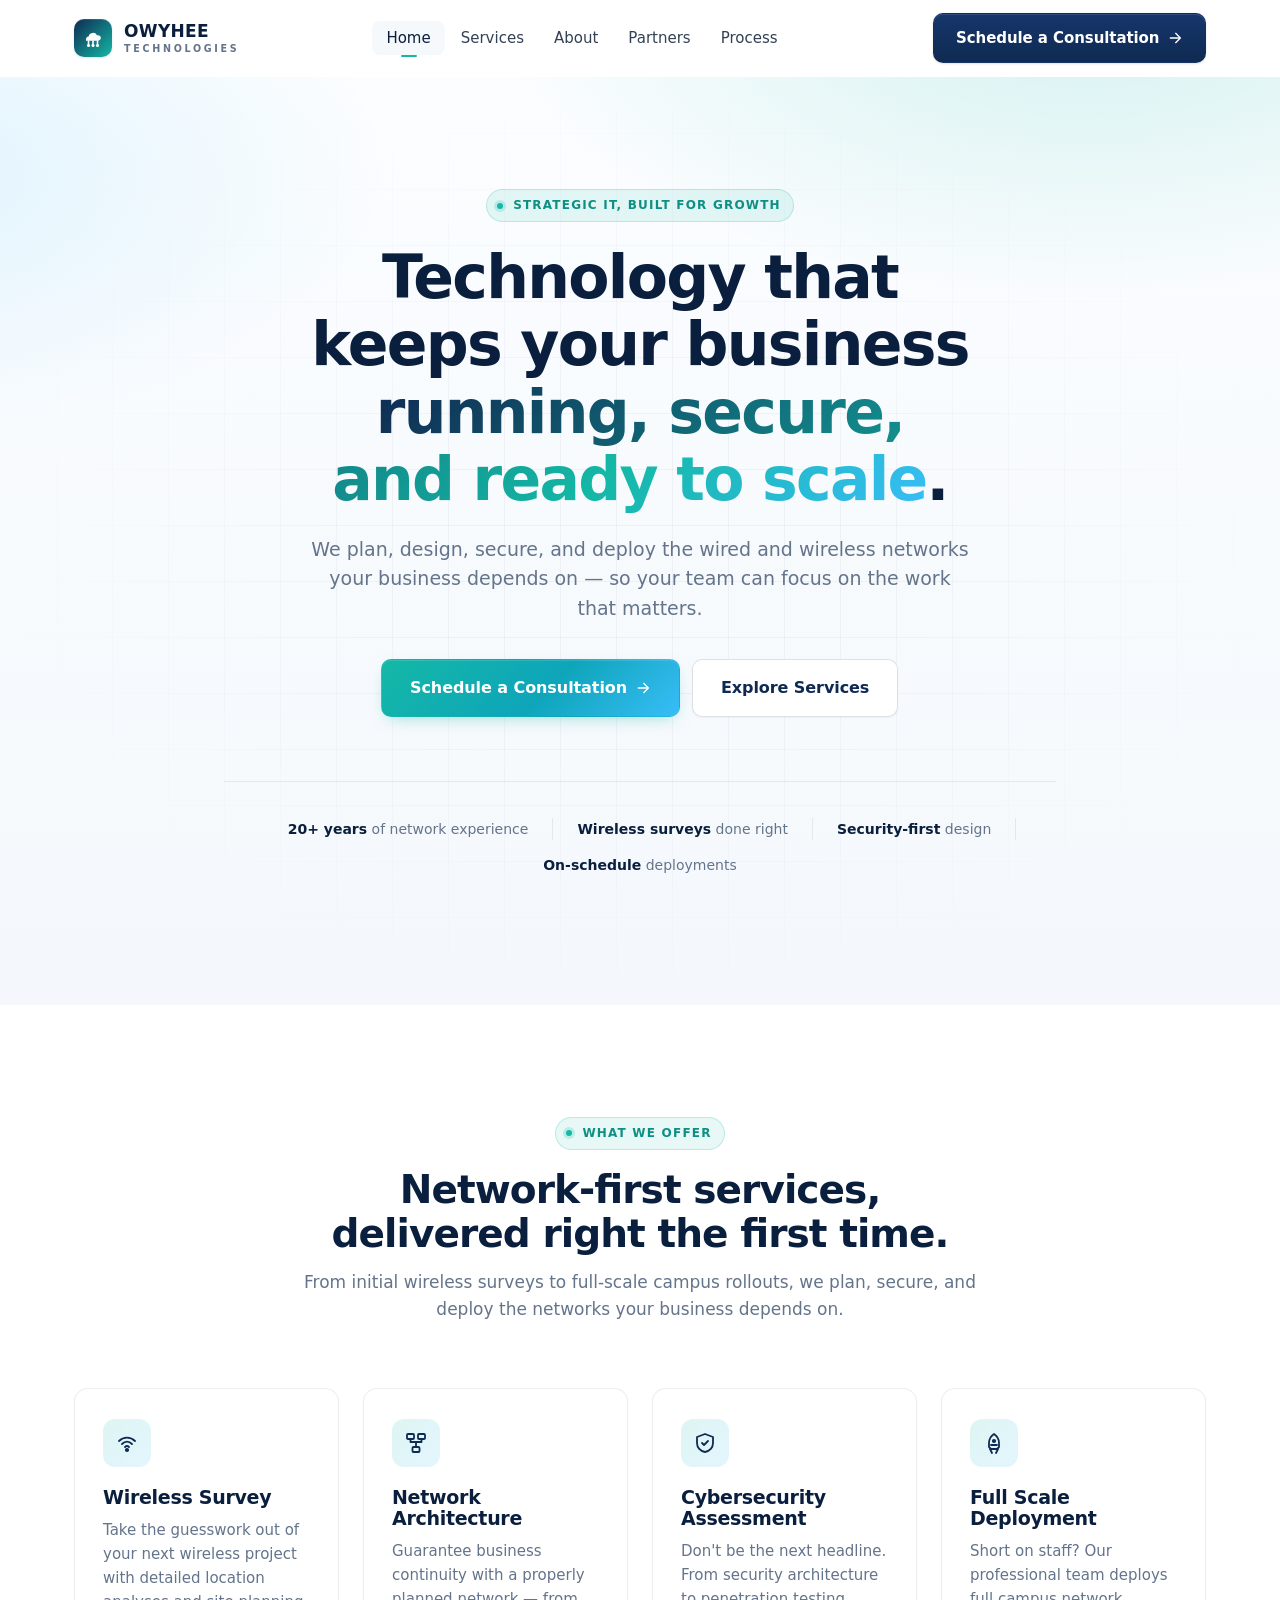
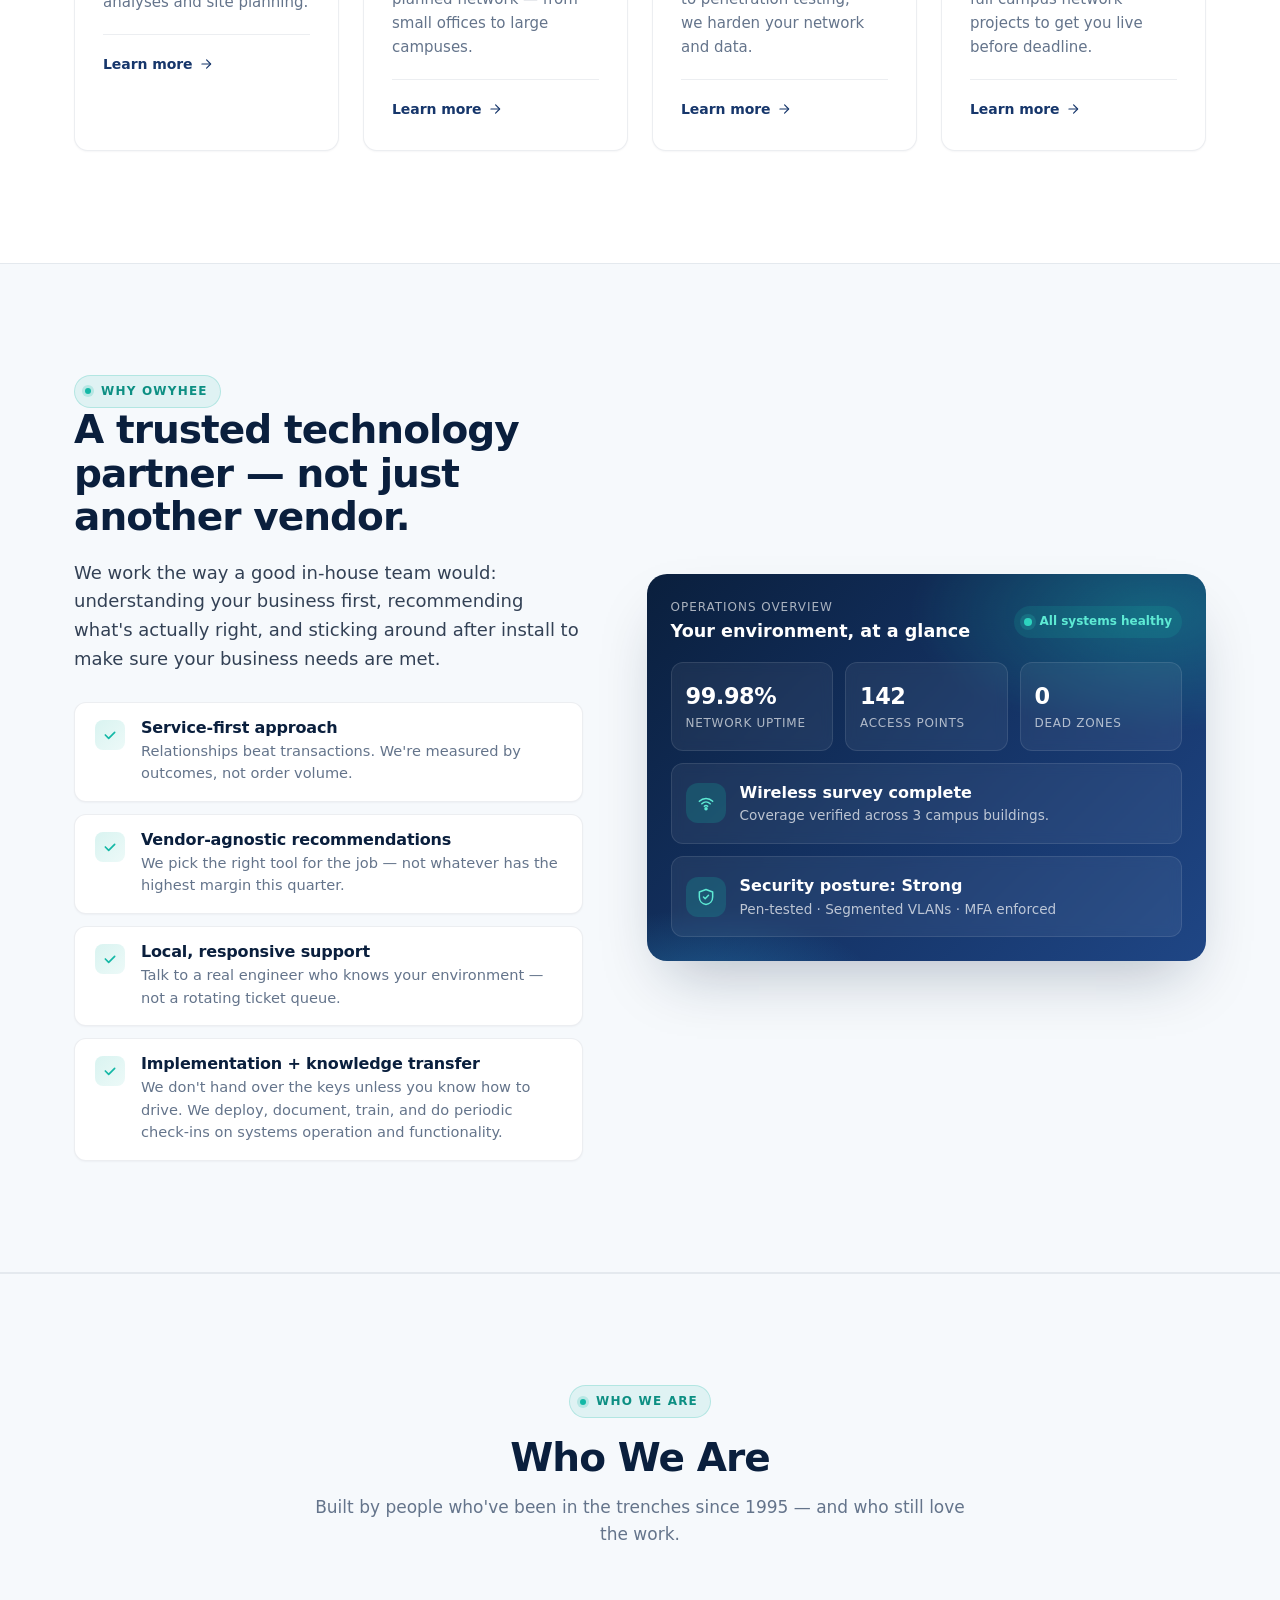
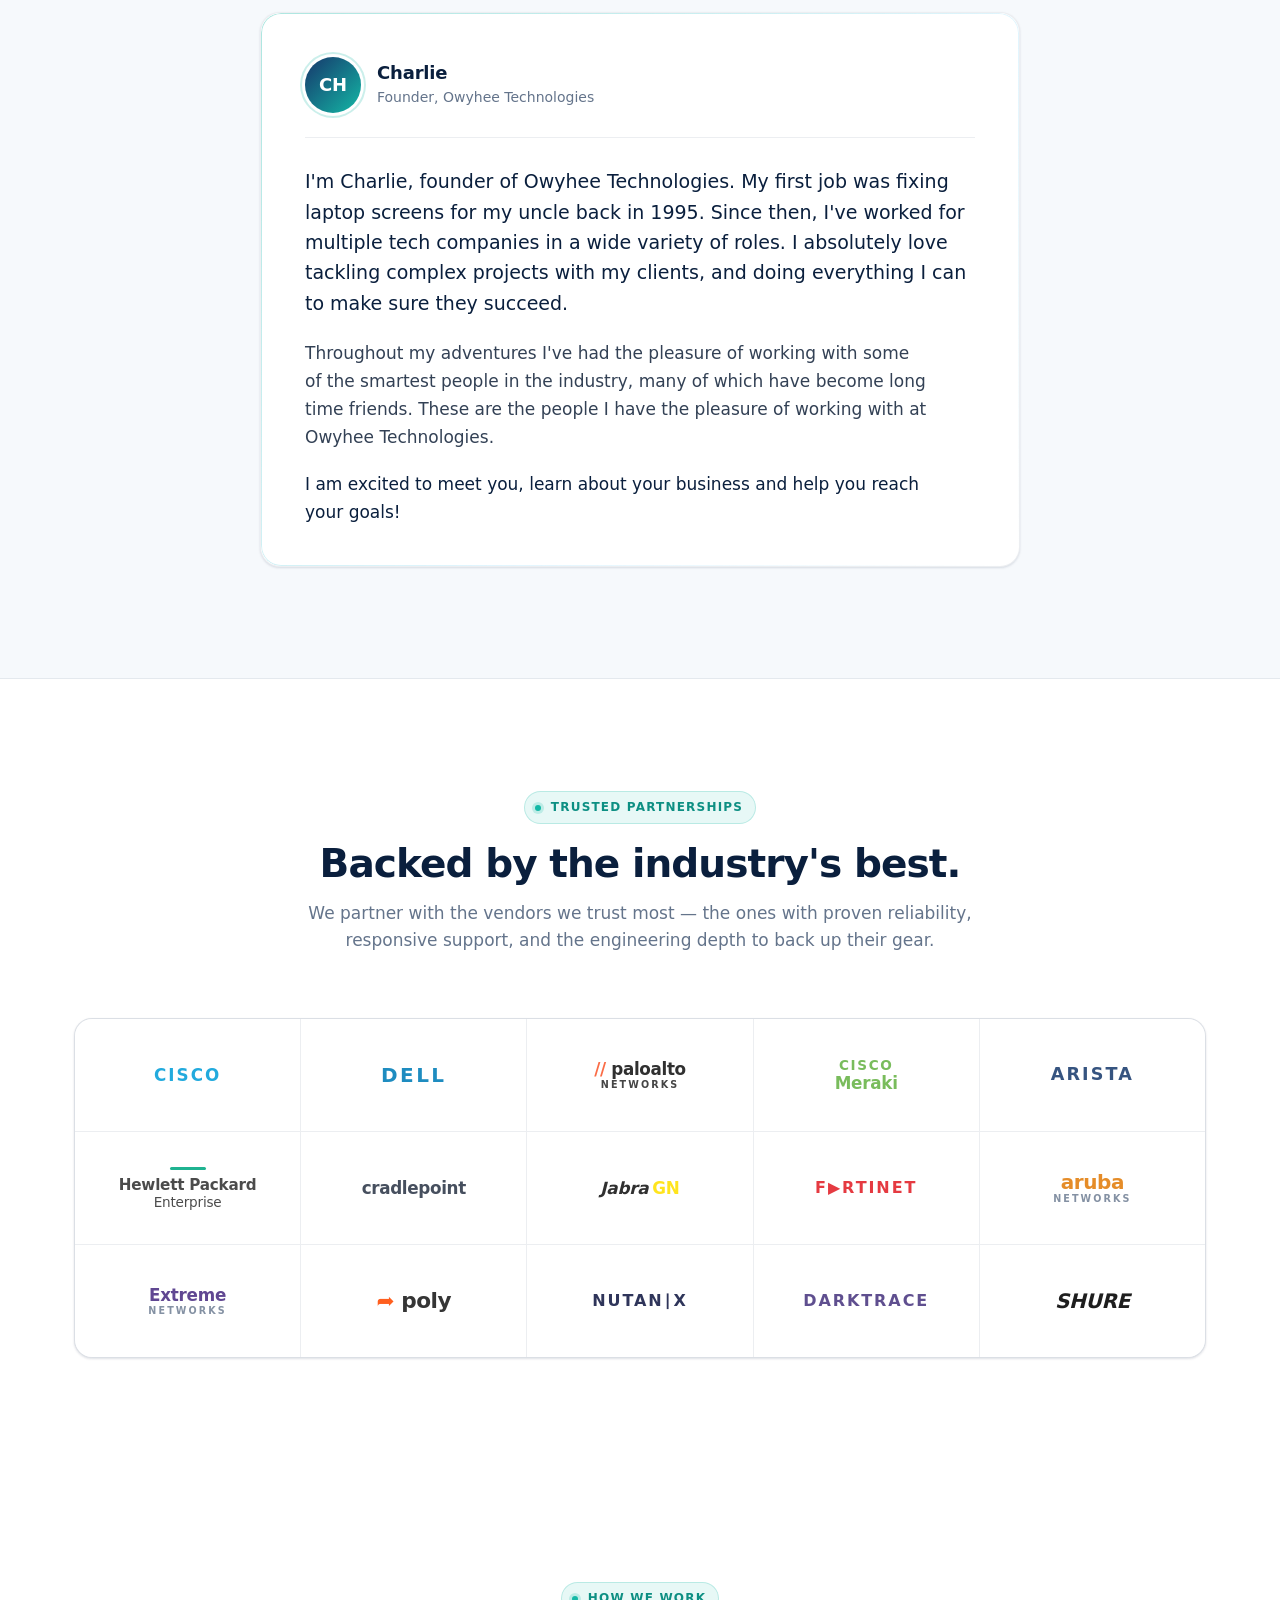
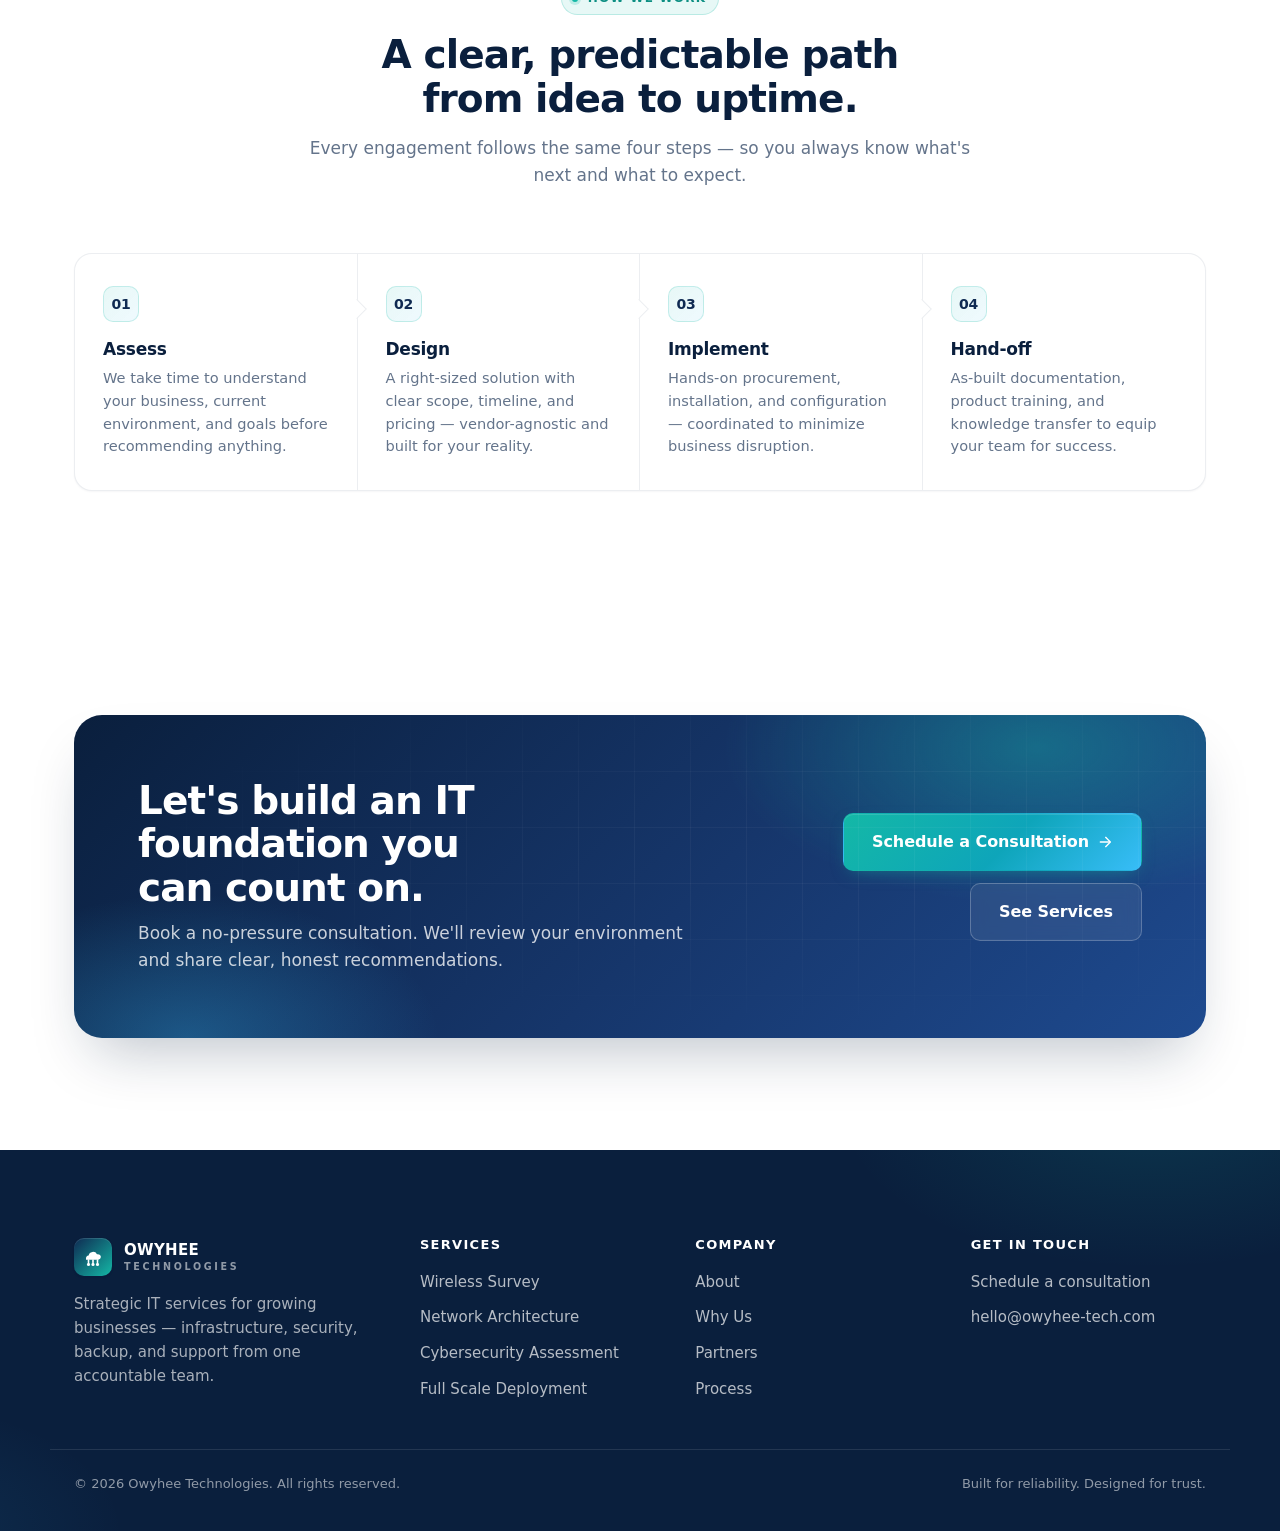
<file: index.html>
<!doctype html>
<html lang="en">
<head>
  <meta charset="utf-8" />
  <meta name="viewport" content="width=device-width, initial-scale=1" />
  <title>Owyhee Technologies — Wireless, Networking, Security &amp; Deployment</title>
  <meta name="description" content="Wireless surveys, network architecture, cybersecurity assessments, and full-scale deployments for businesses that can't afford downtime." />
  <meta name="theme-color" content="#0a1f3d" />
  <meta name="robots" content="index, follow" />

  <!-- Open Graph -->
  <meta property="og:title" content="Owyhee Technologies — Network &amp; Security Partner" />
  <meta property="og:description" content="Wireless surveys, network architecture, cybersecurity assessments, and full-scale deployments — delivered right the first time." />
  <meta property="og:type" content="website" />

  <link rel="stylesheet" href="assets/css/styles.css" />
  <link rel="icon" href="data:image/svg+xml;utf8,<svg xmlns='http://www.w3.org/2000/svg' viewBox='0 0 32 32'><rect width='32' height='32' rx='8' fill='%230a1f3d'/><path d='M10 16l4 4 8-8' stroke='%2314b8a6' stroke-width='2.5' fill='none' stroke-linecap='round' stroke-linejoin='round'/></svg>" />
</head>
<body>

<a href="#main" class="skip-link">Skip to content</a>

<!-- ==========================================================================
     Header / Navigation
========================================================================== -->
<header class="nav" aria-label="Primary">
  <div class="container nav-inner">
    <a href="/" class="brand" aria-label="Owyhee Technologies home">
      <span class="brand-mark" aria-hidden="true">
        <svg viewBox="0 0 24 24" xmlns="http://www.w3.org/2000/svg" aria-hidden="true"><path fill="currentColor" d="M5 13.5a3 3 0 0 1 2.6-3A4.5 4.5 0 0 1 16 9.3a3 3 0 0 1 3.9 2.8 3 3 0 0 1-2.5 2.6H5z"/><path stroke="currentColor" stroke-width="1.6" stroke-linecap="round" d="M7.5 15v2.4M12 15v2.4M16.5 15v2.4"/><circle fill="currentColor" cx="7.5" cy="19.4" r="1.55"/><circle fill="currentColor" cx="12" cy="19.4" r="1.55"/><circle fill="currentColor" cx="16.5" cy="19.4" r="1.55"/></svg>
      </span>
      <span>
        OWYHEE
        <small>TECHNOLOGIES</small>
      </span>
    </a>

    <nav aria-label="Main">
      <ul class="nav-links">
        <li><a href="/" class="active">Home</a></li>
        <li><a href="#services">Services</a></li>
        <li><a href="#about">About</a></li>
        <li><a href="#partners">Partners</a></li>
        <li><a href="#process">Process</a></li>
      </ul>
    </nav>

    <a href="#contact" class="btn btn-primary nav-cta">
      Schedule a Consultation
      <svg viewBox="0 0 24 24" fill="none" stroke="currentColor" stroke-width="2" stroke-linecap="round" stroke-linejoin="round" aria-hidden="true"><path d="M5 12h14"/><path d="M13 5l7 7-7 7"/></svg>
    </a>

    <button class="nav-toggle" aria-label="Open menu" aria-expanded="false" aria-controls="nav-links">
      <svg viewBox="0 0 24 24" fill="none" stroke="currentColor" stroke-width="2" stroke-linecap="round" aria-hidden="true"><path d="M3 6h18M3 12h18M3 18h18"/></svg>
    </button>
  </div>
</header>

<main id="main">

  <!-- ========================================================================
       Hero
  ======================================================================== -->
  <section class="hero" aria-labelledby="hero-title">
    <div class="container hero-inner">
      <span class="eyebrow reveal">Strategic IT, Built for Growth</span>
      <h1 id="hero-title" class="reveal" data-delay="1">
        Technology that keeps your business
        <span class="grad">running, secure, and ready to scale</span>.
      </h1>
      <p class="lead reveal" data-delay="2">
        We plan, design, secure, and deploy the wired and wireless networks your business depends on — so your team can focus on the work that matters.
      </p>
      <div class="hero-ctas reveal" data-delay="3">
        <a href="#contact" class="btn btn-accent btn-lg">
          Schedule a Consultation
          <svg viewBox="0 0 24 24" fill="none" stroke="currentColor" stroke-width="2" stroke-linecap="round" stroke-linejoin="round" aria-hidden="true"><path d="M5 12h14"/><path d="M13 5l7 7-7 7"/></svg>
        </a>
        <a href="#services" class="btn btn-ghost btn-lg">Explore Services</a>
      </div>

      <div class="hero-trust reveal" data-delay="4">
        <span><strong>20+ years</strong> of network experience</span>
        <span><strong>Wireless surveys</strong> done right</span>
        <span><strong>Security-first</strong> design</span>
        <span><strong>On-schedule</strong> deployments</span>
      </div>
    </div>
  </section>

  <!-- ========================================================================
       Services Overview
  ======================================================================== -->
  <section id="services" class="section" aria-labelledby="services-title">
    <div class="container">
      <div class="section-head reveal">
        <span class="eyebrow">What we offer</span>
        <h2 id="services-title">Network-first services, delivered right the first time.</h2>
        <p>From initial wireless surveys to full-scale campus rollouts, we plan, secure, and deploy the networks your business depends on.</p>
      </div>

      <div class="grid grid-4">
        <article class="card reveal">
          <div class="icon-badge" aria-hidden="true">
            <svg viewBox="0 0 24 24" fill="none" stroke="currentColor" stroke-width="1.8" stroke-linecap="round" stroke-linejoin="round"><path d="M4 10c4.5-4.5 11.5-4.5 16 0"/><path d="M7 13c3-3 7-3 10 0"/><path d="M10 16c1.2-1.2 2.8-1.2 4 0"/><circle cx="12" cy="19" r="1.2" fill="currentColor"/></svg>
          </div>
          <h3>Wireless Survey</h3>
          <p>Take the guesswork out of your next wireless project with detailed location analyses and site planning.</p>
          <a class="card-link" href="services.html#wireless">Learn more
            <svg viewBox="0 0 24 24" fill="none" stroke="currentColor" stroke-width="2" stroke-linecap="round" stroke-linejoin="round" aria-hidden="true"><path d="M5 12h14"/><path d="M13 5l7 7-7 7"/></svg>
          </a>
        </article>

        <article class="card reveal" data-delay="1">
          <div class="icon-badge" aria-hidden="true">
            <svg viewBox="0 0 24 24" fill="none" stroke="currentColor" stroke-width="1.8" stroke-linecap="round" stroke-linejoin="round"><rect x="3" y="3" width="7" height="5" rx="1"/><rect x="14" y="3" width="7" height="5" rx="1"/><rect x="8.5" y="16" width="7" height="5" rx="1"/><path d="M6.5 8v3h11V8"/><path d="M12 11v5"/></svg>
          </div>
          <h3>Network Architecture</h3>
          <p>Guarantee business continuity with a properly planned network — from small offices to large campuses.</p>
          <a class="card-link" href="services.html#architecture">Learn more
            <svg viewBox="0 0 24 24" fill="none" stroke="currentColor" stroke-width="2" stroke-linecap="round" stroke-linejoin="round" aria-hidden="true"><path d="M5 12h14"/><path d="M13 5l7 7-7 7"/></svg>
          </a>
        </article>

        <article class="card reveal" data-delay="2">
          <div class="icon-badge" aria-hidden="true">
            <svg viewBox="0 0 24 24" fill="none" stroke="currentColor" stroke-width="1.8" stroke-linecap="round" stroke-linejoin="round"><path d="M12 3l8 3v6c0 4.5-3.2 8.3-8 9-4.8-.7-8-4.5-8-9V6l8-3z"/><path d="M9 12l2 2 4-4"/></svg>
          </div>
          <h3>Cybersecurity Assessment</h3>
          <p>Don't be the next headline. From security architecture to penetration testing, we harden your network and data.</p>
          <a class="card-link" href="services.html#security">Learn more
            <svg viewBox="0 0 24 24" fill="none" stroke="currentColor" stroke-width="2" stroke-linecap="round" stroke-linejoin="round" aria-hidden="true"><path d="M5 12h14"/><path d="M13 5l7 7-7 7"/></svg>
          </a>
        </article>

        <article class="card reveal" data-delay="3">
          <div class="icon-badge" aria-hidden="true">
            <svg viewBox="0 0 24 24" fill="none" stroke="currentColor" stroke-width="1.8" stroke-linecap="round" stroke-linejoin="round"><path d="M12 3c3 2 5 5 5 9v4l-2 2h-6l-2-2v-4c0-4 2-7 5-9z"/><path d="M9 14h6"/><path d="M10 22l-2-4M14 22l2-4"/><circle cx="12" cy="10" r="1.2" fill="currentColor"/></svg>
          </div>
          <h3>Full Scale Deployment</h3>
          <p>Short on staff? Our professional team deploys full campus network projects to get you live before deadline.</p>
          <a class="card-link" href="services.html#deployment">Learn more
            <svg viewBox="0 0 24 24" fill="none" stroke="currentColor" stroke-width="2" stroke-linecap="round" stroke-linejoin="round" aria-hidden="true"><path d="M5 12h14"/><path d="M13 5l7 7-7 7"/></svg>
          </a>
        </article>
      </div>
    </div>
  </section>

  <!-- ========================================================================
       Why Choose Us
  ======================================================================== -->
  <section id="why" class="section section-soft" aria-labelledby="why-title">
    <div class="container">
      <div class="feature-row">
        <div class="reveal">
          <span class="eyebrow">Why Owyhee</span>
          <h2 id="why-title">A trusted technology partner — not just another vendor.</h2>
          <p class="lead">
            We work the way a good in-house team would: understanding your business first, recommending what's actually right, and sticking around after install to make sure your business needs are met.
          </p>
          <ul class="feature-list">
            <li>
              <span class="check" aria-hidden="true">
                <svg viewBox="0 0 24 24" fill="none" stroke="currentColor" stroke-width="2.5" stroke-linecap="round" stroke-linejoin="round"><path d="M5 12l5 5 9-9"/></svg>
              </span>
              <div>
                <h4>Service-first approach</h4>
                <p>Relationships beat transactions. We're measured by outcomes, not order volume.</p>
              </div>
            </li>
            <li>
              <span class="check" aria-hidden="true">
                <svg viewBox="0 0 24 24" fill="none" stroke="currentColor" stroke-width="2.5" stroke-linecap="round" stroke-linejoin="round"><path d="M5 12l5 5 9-9"/></svg>
              </span>
              <div>
                <h4>Vendor-agnostic recommendations</h4>
                <p>We pick the right tool for the job — not whatever has the highest margin this quarter.</p>
              </div>
            </li>
            <li>
              <span class="check" aria-hidden="true">
                <svg viewBox="0 0 24 24" fill="none" stroke="currentColor" stroke-width="2.5" stroke-linecap="round" stroke-linejoin="round"><path d="M5 12l5 5 9-9"/></svg>
              </span>
              <div>
                <h4>Local, responsive support</h4>
                <p>Talk to a real engineer who knows your environment — not a rotating ticket queue.</p>
              </div>
            </li>
            <li>
              <span class="check" aria-hidden="true">
                <svg viewBox="0 0 24 24" fill="none" stroke="currentColor" stroke-width="2.5" stroke-linecap="round" stroke-linejoin="round"><path d="M5 12l5 5 9-9"/></svg>
              </span>
              <div>
                <h4>Implementation + knowledge transfer</h4>
                <p>We don't hand over the keys unless you know how to drive. We deploy, document, train, and do periodic check-ins on systems operation and functionality.</p>
              </div>
            </li>
          </ul>
        </div>

        <aside class="visual reveal" data-delay="2" aria-hidden="true">
          <div class="visual-header">
            <div>
              <div class="visual-header-label">Operations Overview</div>
              <div class="visual-header-title">Your environment, at a glance</div>
            </div>
            <span class="visual-status">All systems healthy</span>
          </div>
          <div class="visual-grid">
            <div class="visual-tile">
              <div class="metric">99.98%</div>
              <div class="label">Network uptime</div>
            </div>
            <div class="visual-tile">
              <div class="metric">142</div>
              <div class="label">Access points</div>
            </div>
            <div class="visual-tile">
              <div class="metric">0</div>
              <div class="label">Dead zones</div>
            </div>
            <div class="visual-tile wide">
              <div class="icon-badge">
                <svg viewBox="0 0 24 24" fill="none" stroke="currentColor" stroke-width="1.8" stroke-linecap="round" stroke-linejoin="round"><path d="M4 10c4.5-4.5 11.5-4.5 16 0"/><path d="M7 13c3-3 7-3 10 0"/><path d="M10 16c1.2-1.2 2.8-1.2 4 0"/><circle cx="12" cy="19" r="1.2" fill="currentColor"/></svg>
              </div>
              <div>
                <div class="headline">Wireless survey complete</div>
                <p class="sub">Coverage verified across 3 campus buildings.</p>
              </div>
            </div>
            <div class="visual-tile wide">
              <div class="icon-badge">
                <svg viewBox="0 0 24 24" fill="none" stroke="currentColor" stroke-width="1.8" stroke-linecap="round" stroke-linejoin="round"><path d="M12 3l8 3v6c0 4.5-3.2 8.3-8 9-4.8-.7-8-4.5-8-9V6l8-3z"/><path d="M9 12l2 2 4-4"/></svg>
              </div>
              <div>
                <div class="headline">Security posture: Strong</div>
                <p class="sub">Pen-tested · Segmented VLANs · MFA enforced</p>
              </div>
            </div>
          </div>
        </aside>
      </div>
    </div>
  </section>

  <!-- ========================================================================
       Who We Are
  ======================================================================== -->
  <section id="about" class="section section-soft" aria-labelledby="about-title">
    <div class="container">
      <div class="section-head reveal">
        <span class="eyebrow">Who we are</span>
        <h2 id="about-title">Who We Are</h2>
        <p>Built by people who've been in the trenches since 1995 — and who still love the work.</p>
      </div>

      <article class="founder reveal">
        <header class="founder-header">
          <div class="founder-avatar" aria-hidden="true">CH</div>
          <div>
            <div class="founder-name">Charlie</div>
            <div class="founder-role">Founder, Owyhee Technologies</div>
          </div>
        </header>
        <div class="founder-body">
          <p class="lead">I'm Charlie, founder of Owyhee Technologies. My first job was fixing laptop screens for my uncle back in 1995. Since then, I've worked for multiple tech companies in a wide variety of roles. I absolutely love tackling complex projects with my clients, and doing everything I can to make sure they succeed.</p>
          <p>Throughout my adventures I've had the pleasure of working with some of the smartest people in the industry, many of which have become long time friends. These are the people I have the pleasure of working with at Owyhee Technologies.</p>
          <p>I am excited to meet you, learn about your business and help you reach your goals!</p>
        </div>
      </article>
    </div>
  </section>

  <!-- ========================================================================
       Trusted Partnerships
  ======================================================================== -->
  <section id="partners" class="section" aria-labelledby="partners-title">
    <div class="container">
      <div class="section-head reveal">
        <span class="eyebrow">Trusted partnerships</span>
        <h2 id="partners-title">Backed by the industry's best.</h2>
        <p>We partner with the vendors we trust most — the ones with proven reliability, responsive support, and the engineering depth to back up their gear.</p>
      </div>

      <ul class="partners reveal" role="list" aria-label="Technology partners">
        <li class="partner" style="--brand:#049FD9">
          <a class="partner-link" href="https://www.cisco.com/" target="_blank" rel="noopener" aria-label="Cisco — opens in a new tab"></a>
          <span class="partner-logo"><span class="pl-main upper tracked">CISCO</span></span>
        </li>
        <li class="partner" style="--brand:#007DB8">
          <a class="partner-link" href="https://www.dell.com/" target="_blank" rel="noopener" aria-label="Dell — opens in a new tab"></a>
          <span class="partner-logo"><span class="pl-main upper tracked" style="font-size:1.25rem">DELL</span></span>
        </li>
        <li class="partner" style="--brand:#141414;--accent:#FA582D">
          <a class="partner-link" href="https://www.paloaltonetworks.com/" target="_blank" rel="noopener" aria-label="Palo Alto Networks — opens in a new tab"></a>
          <span class="partner-logo">
            <span class="pl-main lower"><span class="pl-accent">//</span> paloalto</span>
            <span class="pl-sub">networks</span>
          </span>
        </li>
        <li class="partner" style="--brand:#67B346">
          <a class="partner-link" href="https://meraki.cisco.com/" target="_blank" rel="noopener" aria-label="Cisco Meraki — opens in a new tab"></a>
          <span class="partner-logo">
            <span class="pl-main upper tracked" style="font-size:.85rem">CISCO</span>
            <span class="pl-main" style="font-size:1.05rem;font-weight:700">Meraki</span>
          </span>
        </li>
        <li class="partner" style="--brand:#1B3D6F">
          <a class="partner-link" href="https://www.arista.com/" target="_blank" rel="noopener" aria-label="Arista — opens in a new tab"></a>
          <span class="partner-logo"><span class="pl-main upper tracked" style="font-size:1.1rem">ARISTA</span></span>
        </li>

        <li class="partner" style="--brand:#333333;--accent:#01A982">
          <a class="partner-link" href="https://www.hpe.com/" target="_blank" rel="noopener" aria-label="Hewlett Packard Enterprise — opens in a new tab"></a>
          <span class="partner-logo">
            <span class="pl-bar" aria-hidden="true"></span>
            <span class="pl-main" style="font-size:.95rem;font-weight:600">Hewlett Packard</span>
            <span class="pl-main" style="font-size:.85rem;font-weight:500">Enterprise</span>
          </span>
        </li>
        <li class="partner" style="--brand:#2D3748;--accent:#F9A825">
          <a class="partner-link" href="https://cradlepoint.com/" target="_blank" rel="noopener" aria-label="Cradlepoint — opens in a new tab"></a>
          <span class="partner-logo">
            <span class="pl-main lower" style="font-weight:700">cradlepoint</span>
          </span>
        </li>
        <li class="partner" style="--brand:#141414;--accent:#FFE100">
          <a class="partner-link" href="https://www.jabra.com/" target="_blank" rel="noopener" aria-label="Jabra — opens in a new tab"></a>
          <span class="partner-logo">
            <span class="pl-main" style="font-style:italic;font-weight:800">Jabra<span class="pl-accent" style="font-style:normal;margin-left:4px">GN</span></span>
          </span>
        </li>
        <li class="partner" style="--brand:#E21F27">
          <a class="partner-link" href="https://www.fortinet.com/" target="_blank" rel="noopener" aria-label="Fortinet — opens in a new tab"></a>
          <span class="partner-logo"><span class="pl-main upper tracked" style="font-size:1rem">F&#9654;RTINET</span></span>
        </li>
        <li class="partner" style="--brand:#E27D0B">
          <a class="partner-link" href="https://www.hpe.com/us/en/networking/hpe-aruba-networking.html" target="_blank" rel="noopener" aria-label="Aruba Networks — opens in a new tab"></a>
          <span class="partner-logo">
            <span class="pl-main lower" style="font-weight:800;font-size:1.25rem">aruba</span>
            <span class="pl-sub" style="color:var(--ink-500)">NETWORKS</span>
          </span>
        </li>

        <li class="partner" style="--brand:#4B2E83">
          <a class="partner-link" href="https://www.extremenetworks.com/" target="_blank" rel="noopener" aria-label="Extreme Networks — opens in a new tab"></a>
          <span class="partner-logo">
            <span class="pl-main" style="font-weight:700">Extreme</span>
            <span class="pl-sub" style="color:var(--ink-500)">NETWORKS</span>
          </span>
        </li>
        <li class="partner" style="--brand:#1A1A1A;--accent:#FF4900">
          <a class="partner-link" href="https://www.hp.com/us-en/poly.html" target="_blank" rel="noopener" aria-label="Poly — opens in a new tab"></a>
          <span class="partner-logo">
            <span class="pl-main lower" style="font-weight:800;font-size:1.35rem"><span class="pl-accent">&#10150;</span> poly</span>
          </span>
        </li>
        <li class="partner" style="--brand:#131A44">
          <a class="partner-link" href="https://www.nutanix.com/" target="_blank" rel="noopener" aria-label="Nutanix — opens in a new tab"></a>
          <span class="partner-logo"><span class="pl-main upper tracked" style="font-size:1rem">NUTAN&#8739;X</span></span>
        </li>
        <li class="partner" style="--brand:#4A3780">
          <a class="partner-link" href="https://www.darktrace.com/" target="_blank" rel="noopener" aria-label="Darktrace — opens in a new tab"></a>
          <span class="partner-logo"><span class="pl-main upper tracked" style="font-size:1rem">DARKTRACE</span></span>
        </li>
        <li class="partner" style="--brand:#000000">
          <a class="partner-link" href="https://www.shure.com/" target="_blank" rel="noopener" aria-label="Shure — opens in a new tab"></a>
          <span class="partner-logo"><span class="pl-main upper" style="font-style:italic;font-weight:900;font-size:1.25rem">SHURE</span></span>
        </li>
      </ul>
    </div>
  </section>

  <!-- ========================================================================
       Process
  ======================================================================== -->
  <section id="process" class="section" aria-labelledby="process-title">
    <div class="container">
      <div class="section-head reveal">
        <span class="eyebrow">How we work</span>
        <h2 id="process-title">A clear, predictable path from idea to uptime.</h2>
        <p>Every engagement follows the same four steps — so you always know what's next and what to expect.</p>
      </div>

      <ol class="process reveal" aria-label="Our four-step process">
        <li class="process-step">
          <div class="process-num" aria-hidden="true">01</div>
          <h3>Assess</h3>
          <p>We take time to understand your business, current environment, and goals before recommending anything.</p>
        </li>
        <li class="process-step">
          <div class="process-num" aria-hidden="true">02</div>
          <h3>Design</h3>
          <p>A right-sized solution with clear scope, timeline, and pricing — vendor-agnostic and built for your reality.</p>
        </li>
        <li class="process-step">
          <div class="process-num" aria-hidden="true">03</div>
          <h3>Implement</h3>
          <p>Hands-on procurement, installation, and configuration — coordinated to minimize business disruption.</p>
        </li>
        <li class="process-step">
          <div class="process-num" aria-hidden="true">04</div>
          <h3>Hand-off</h3>
          <p>As-built documentation, product training, and knowledge transfer to equip your team for success.</p>
        </li>
      </ol>
    </div>
  </section>

  <!-- ========================================================================
       CTA
  ======================================================================== -->
  <section id="contact" class="section" aria-labelledby="cta-title">
    <div class="container">
      <div class="cta-band reveal">
        <div class="cta-band-inner">
          <div>
            <h2 id="cta-title">Let's build an IT foundation you can count on.</h2>
            <p>Book a no-pressure consultation. We'll review your environment and share clear, honest recommendations.</p>
          </div>
          <div class="cta-band-actions">
            <a href="mailto:hello@owyhee-tech.com" class="btn btn-accent btn-lg">
              Schedule a Consultation
              <svg viewBox="0 0 24 24" fill="none" stroke="currentColor" stroke-width="2" stroke-linecap="round" stroke-linejoin="round" aria-hidden="true"><path d="M5 12h14"/><path d="M13 5l7 7-7 7"/></svg>
            </a>
            <a href="#services" class="btn btn-light btn-lg">See Services</a>
          </div>
        </div>
      </div>
    </div>
  </section>

</main>

<!-- ==========================================================================
     Footer
========================================================================== -->
<footer class="footer" aria-labelledby="footer-heading">
  <h2 id="footer-heading" class="sr-only" style="position:absolute;left:-9999px;">Site footer</h2>
  <div class="container footer-inner">
    <div>
      <a href="/" class="brand">
        <span class="brand-mark" aria-hidden="true">
          <svg viewBox="0 0 24 24" xmlns="http://www.w3.org/2000/svg" aria-hidden="true"><path fill="currentColor" d="M5 13.5a3 3 0 0 1 2.6-3A4.5 4.5 0 0 1 16 9.3a3 3 0 0 1 3.9 2.8 3 3 0 0 1-2.5 2.6H5z"/><path stroke="currentColor" stroke-width="1.6" stroke-linecap="round" d="M7.5 15v2.4M12 15v2.4M16.5 15v2.4"/><circle fill="currentColor" cx="7.5" cy="19.4" r="1.55"/><circle fill="currentColor" cx="12" cy="19.4" r="1.55"/><circle fill="currentColor" cx="16.5" cy="19.4" r="1.55"/></svg>
        </span>
        <span>
          OWYHEE
          <small>TECHNOLOGIES</small>
        </span>
      </a>
      <p class="footer-about">Strategic IT services for growing businesses — infrastructure, security, backup, and support from one accountable team.</p>
    </div>

    <div>
      <h4>Services</h4>
      <ul>
        <li><a href="services.html#wireless">Wireless Survey</a></li>
        <li><a href="services.html#architecture">Network Architecture</a></li>
        <li><a href="services.html#security">Cybersecurity Assessment</a></li>
        <li><a href="services.html#deployment">Full Scale Deployment</a></li>
      </ul>
    </div>

    <div>
      <h4>Company</h4>
      <ul>
        <li><a href="#about">About</a></li>
        <li><a href="#why">Why Us</a></li>
        <li><a href="#partners">Partners</a></li>
        <li><a href="#process">Process</a></li>
      </ul>
    </div>

    <div>
      <h4>Get in touch</h4>
      <ul>
        <li><a href="#contact">Schedule a consultation</a></li>
        <li><a href="mailto:hello@owyhee-tech.com">hello@owyhee-tech.com</a></li>
      </ul>
    </div>
  </div>

  <div class="container footer-bottom">
    <span>© <span id="year">2026</span> Owyhee Technologies. All rights reserved.</span>
    <span>Built for reliability. Designed for trust.</span>
  </div>
</footer>

<script src="assets/js/main.js" defer></script>
</body>
</html>
</file>
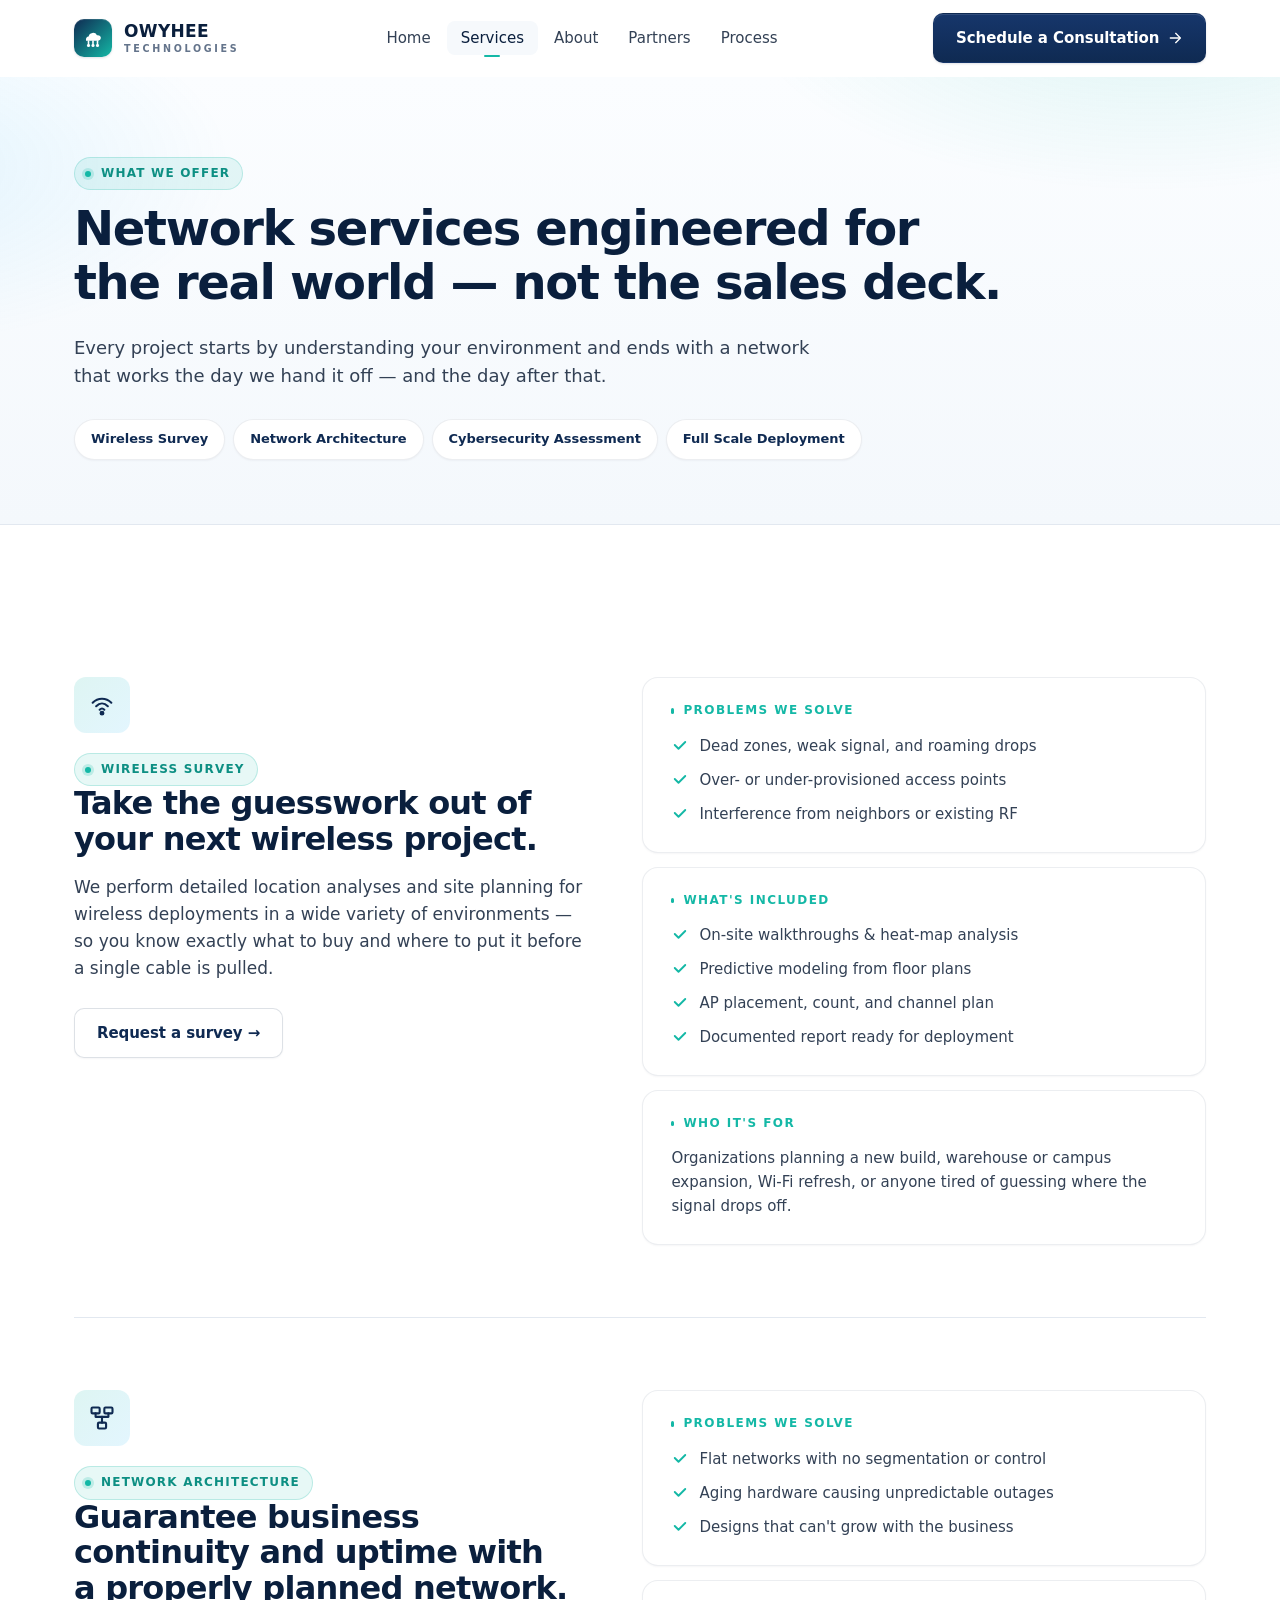
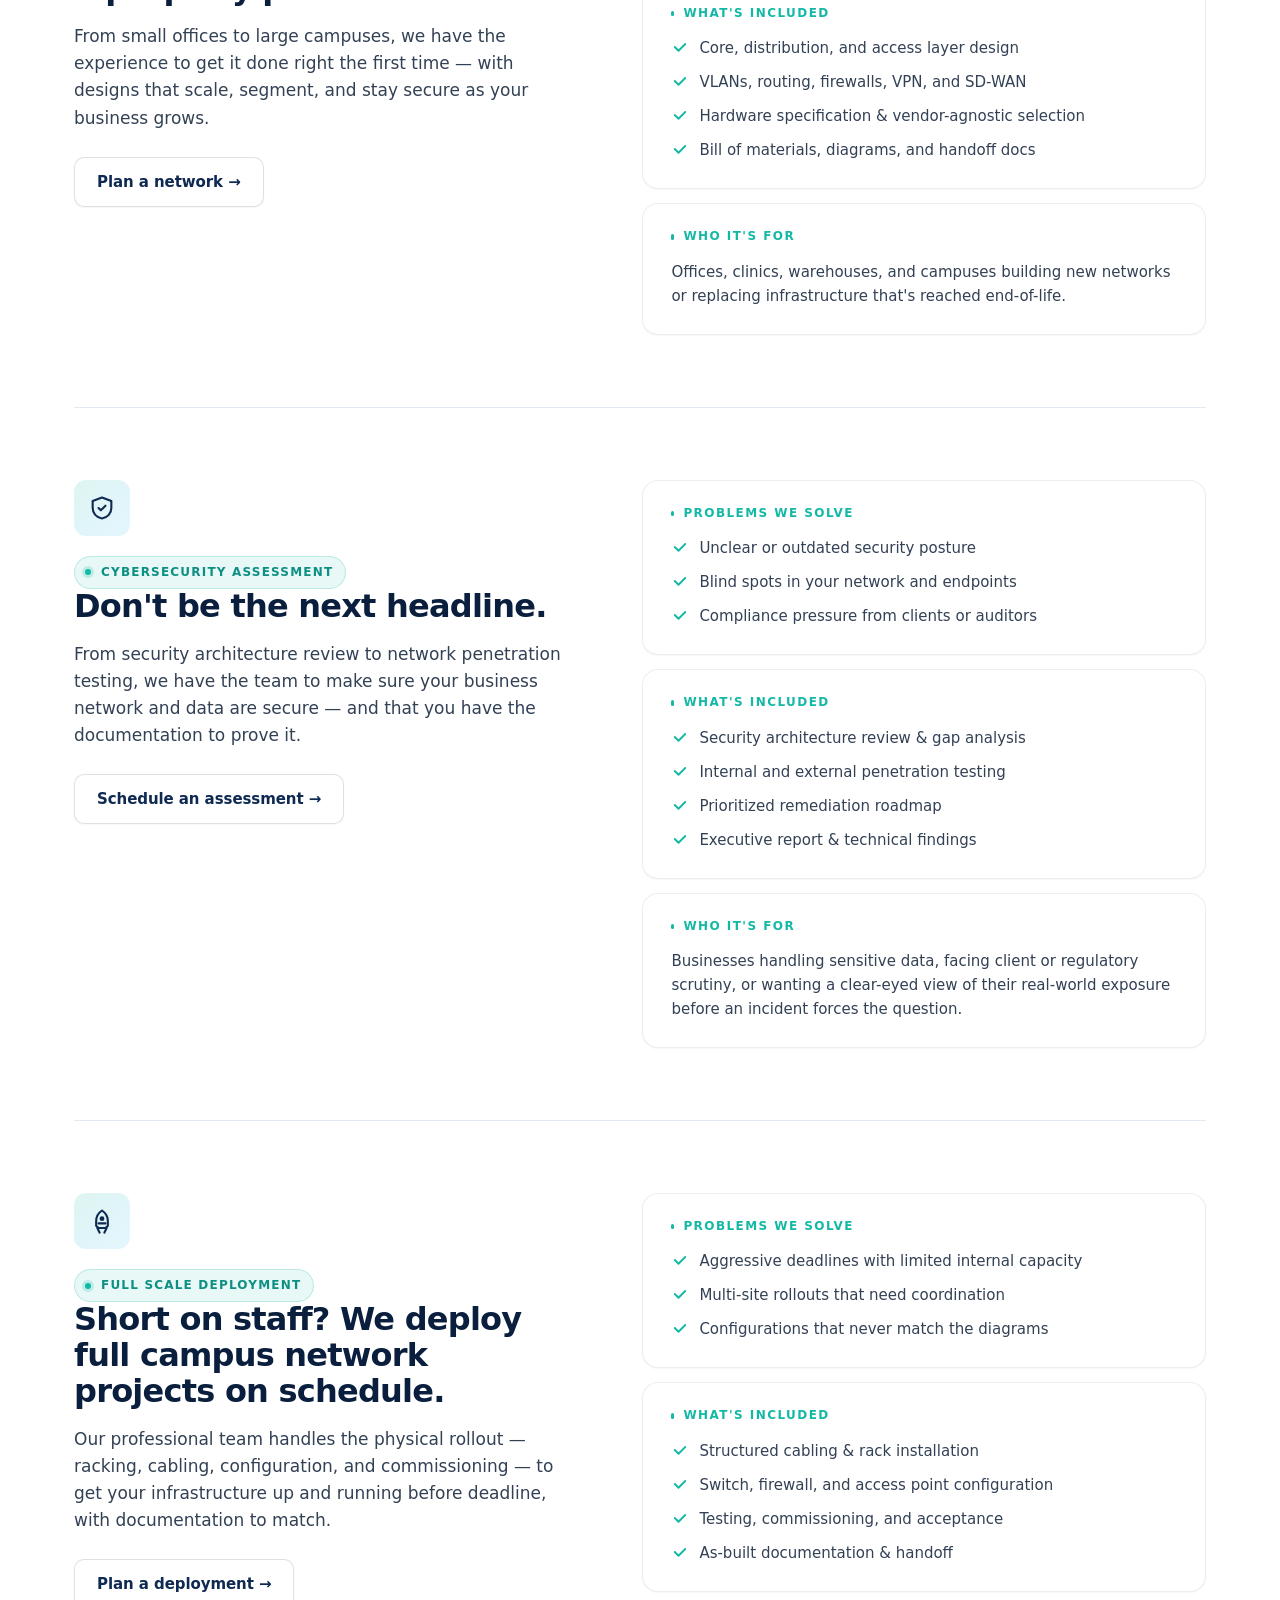
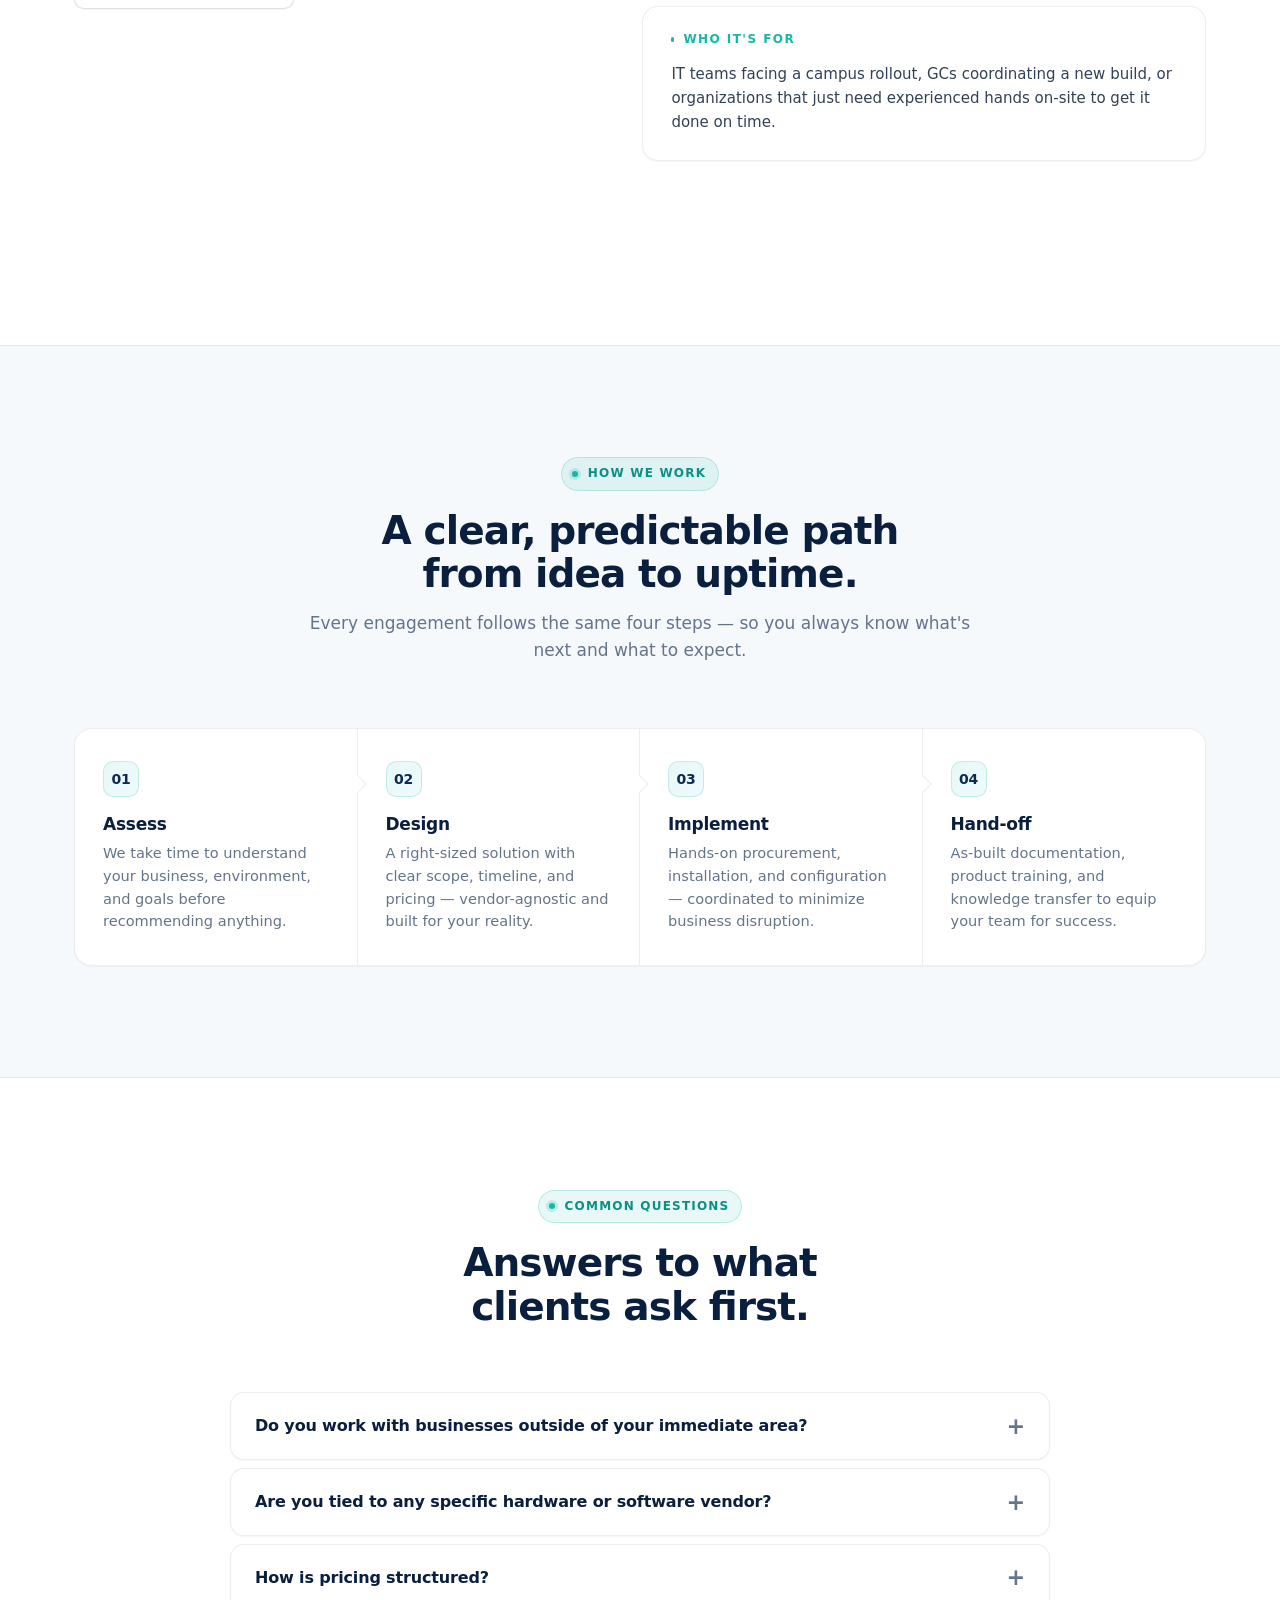
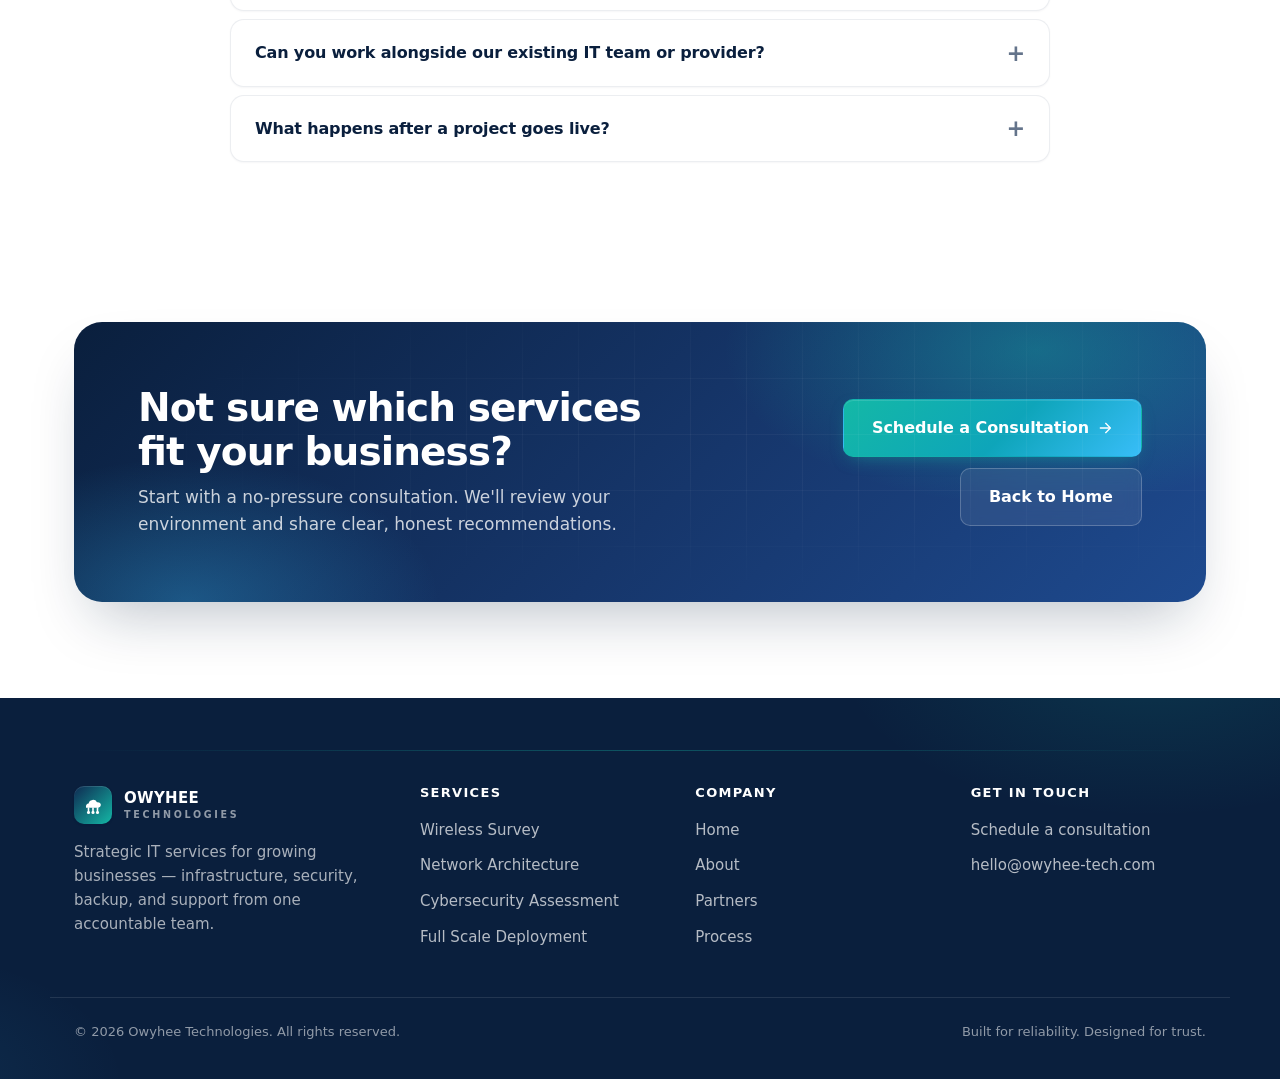
<file: services.html>
<!doctype html>
<html lang="en">
<head>
  <meta charset="utf-8" />
  <meta name="viewport" content="width=device-width, initial-scale=1" />
  <title>Services — Wireless, Networking, Security &amp; Deployment | Owyhee Technologies</title>
  <meta name="description" content="Wireless surveys, network architecture, cybersecurity assessments, and full-scale deployments for businesses that need it done right the first time." />
  <meta name="theme-color" content="#0a1f3d" />
  <meta name="robots" content="index, follow" />
  <meta property="og:title" content="Owyhee Technologies — Services" />
  <meta property="og:description" content="Wireless, networking, cybersecurity, and full-scale deployment services from an experienced local team." />
  <meta property="og:type" content="website" />
  <link rel="stylesheet" href="assets/css/styles.css" />
  <link rel="icon" href="data:image/svg+xml;utf8,<svg xmlns='http://www.w3.org/2000/svg' viewBox='0 0 32 32'><rect width='32' height='32' rx='8' fill='%230a1f3d'/><path d='M10 16l4 4 8-8' stroke='%2314b8a6' stroke-width='2.5' fill='none' stroke-linecap='round' stroke-linejoin='round'/></svg>" />
</head>
<body>

<a href="#main" class="skip-link">Skip to content</a>

<header class="nav" aria-label="Primary">
  <div class="container nav-inner">
    <a href="index.html" class="brand" aria-label="Owyhee Technologies home">
      <span class="brand-mark" aria-hidden="true">
        <svg viewBox="0 0 24 24" xmlns="http://www.w3.org/2000/svg" aria-hidden="true"><path fill="currentColor" d="M5 13.5a3 3 0 0 1 2.6-3A4.5 4.5 0 0 1 16 9.3a3 3 0 0 1 3.9 2.8 3 3 0 0 1-2.5 2.6H5z"/><path stroke="currentColor" stroke-width="1.6" stroke-linecap="round" d="M7.5 15v2.4M12 15v2.4M16.5 15v2.4"/><circle fill="currentColor" cx="7.5" cy="19.4" r="1.55"/><circle fill="currentColor" cx="12" cy="19.4" r="1.55"/><circle fill="currentColor" cx="16.5" cy="19.4" r="1.55"/></svg>
      </span>
      <span>OWYHEE<small>TECHNOLOGIES</small></span>
    </a>
    <nav aria-label="Main">
      <ul class="nav-links">
        <li><a href="index.html">Home</a></li>
        <li><a href="services.html" class="active">Services</a></li>
        <li><a href="index.html#about">About</a></li>
        <li><a href="index.html#partners">Partners</a></li>
        <li><a href="#process">Process</a></li>
      </ul>
    </nav>
    <a href="mailto:hello@owyhee-tech.com" class="btn btn-primary nav-cta">
      Schedule a Consultation
      <svg viewBox="0 0 24 24" fill="none" stroke="currentColor" stroke-width="2" stroke-linecap="round" stroke-linejoin="round" aria-hidden="true"><path d="M5 12h14"/><path d="M13 5l7 7-7 7"/></svg>
    </a>
    <button class="nav-toggle" aria-label="Open menu" aria-expanded="false">
      <svg viewBox="0 0 24 24" fill="none" stroke="currentColor" stroke-width="2" stroke-linecap="round" aria-hidden="true"><path d="M3 6h18M3 12h18M3 18h18"/></svg>
    </button>
  </div>
</header>

<main id="main">

  <section class="page-hero" aria-labelledby="ph-title">
    <div class="container">
      <span class="eyebrow reveal">What we offer</span>
      <h1 id="ph-title" class="reveal" data-delay="1">Network services engineered for the real world — not the sales deck.</h1>
      <p class="reveal" data-delay="2">Every project starts by understanding your environment and ends with a network that works the day we hand it off — and the day after that.</p>
      <div class="page-hero-anchors reveal" data-delay="3">
        <a href="#wireless">Wireless Survey</a>
        <a href="#architecture">Network Architecture</a>
        <a href="#security">Cybersecurity Assessment</a>
        <a href="#deployment">Full Scale Deployment</a>
      </div>
    </div>
  </section>

  <section class="section">
    <div class="container" id="services-list">

      <article id="wireless" class="service-detail">
        <div class="reveal">
          <div class="icon-badge">
            <svg viewBox="0 0 24 24" fill="none" stroke="currentColor" stroke-width="1.8" stroke-linecap="round" stroke-linejoin="round"><path d="M4 10c4.5-4.5 11.5-4.5 16 0"/><path d="M7 13c3-3 7-3 10 0"/><path d="M10 16c1.2-1.2 2.8-1.2 4 0"/><circle cx="12" cy="19" r="1.2" fill="currentColor"/></svg>
          </div>
          <span class="eyebrow">Wireless Survey</span>
          <h2>Take the guesswork out of your next wireless project.</h2>
          <p class="sub">We perform detailed location analyses and site planning for wireless deployments in a wide variety of environments — so you know exactly what to buy and where to put it before a single cable is pulled.</p>
          <a class="btn btn-ghost" href="mailto:hello@owyhee-tech.com">Request a survey →</a>
        </div>
        <div class="reveal" data-delay="1">
          <div class="service-detail-card">
            <h4>Problems we solve</h4>
            <ul>
              <li><svg viewBox="0 0 24 24" fill="none" stroke="currentColor" stroke-width="2.5" stroke-linecap="round" stroke-linejoin="round"><path d="M5 12l5 5 9-9"/></svg>Dead zones, weak signal, and roaming drops</li>
              <li><svg viewBox="0 0 24 24" fill="none" stroke="currentColor" stroke-width="2.5" stroke-linecap="round" stroke-linejoin="round"><path d="M5 12l5 5 9-9"/></svg>Over- or under-provisioned access points</li>
              <li><svg viewBox="0 0 24 24" fill="none" stroke="currentColor" stroke-width="2.5" stroke-linecap="round" stroke-linejoin="round"><path d="M5 12l5 5 9-9"/></svg>Interference from neighbors or existing RF</li>
            </ul>
          </div>
          <div class="service-detail-card">
            <h4>What's included</h4>
            <ul>
              <li><svg viewBox="0 0 24 24" fill="none" stroke="currentColor" stroke-width="2.5" stroke-linecap="round" stroke-linejoin="round"><path d="M5 12l5 5 9-9"/></svg>On-site walkthroughs &amp; heat-map analysis</li>
              <li><svg viewBox="0 0 24 24" fill="none" stroke="currentColor" stroke-width="2.5" stroke-linecap="round" stroke-linejoin="round"><path d="M5 12l5 5 9-9"/></svg>Predictive modeling from floor plans</li>
              <li><svg viewBox="0 0 24 24" fill="none" stroke="currentColor" stroke-width="2.5" stroke-linecap="round" stroke-linejoin="round"><path d="M5 12l5 5 9-9"/></svg>AP placement, count, and channel plan</li>
              <li><svg viewBox="0 0 24 24" fill="none" stroke="currentColor" stroke-width="2.5" stroke-linecap="round" stroke-linejoin="round"><path d="M5 12l5 5 9-9"/></svg>Documented report ready for deployment</li>
            </ul>
          </div>
          <div class="service-detail-card">
            <h4>Who it's for</h4>
            <p>Organizations planning a new build, warehouse or campus expansion, Wi-Fi refresh, or anyone tired of guessing where the signal drops off.</p>
          </div>
        </div>
      </article>

      <article id="architecture" class="service-detail">
        <div class="reveal">
          <div class="icon-badge">
            <svg viewBox="0 0 24 24" fill="none" stroke="currentColor" stroke-width="1.8" stroke-linecap="round" stroke-linejoin="round"><rect x="3" y="3" width="7" height="5" rx="1"/><rect x="14" y="3" width="7" height="5" rx="1"/><rect x="8.5" y="16" width="7" height="5" rx="1"/><path d="M6.5 8v3h11V8"/><path d="M12 11v5"/></svg>
          </div>
          <span class="eyebrow">Network Architecture</span>
          <h2>Guarantee business continuity and uptime with a properly planned network.</h2>
          <p class="sub">From small offices to large campuses, we have the experience to get it done right the first time — with designs that scale, segment, and stay secure as your business grows.</p>
          <a class="btn btn-ghost" href="mailto:hello@owyhee-tech.com">Plan a network →</a>
        </div>
        <div class="reveal" data-delay="1">
          <div class="service-detail-card">
            <h4>Problems we solve</h4>
            <ul>
              <li><svg viewBox="0 0 24 24" fill="none" stroke="currentColor" stroke-width="2.5" stroke-linecap="round" stroke-linejoin="round"><path d="M5 12l5 5 9-9"/></svg>Flat networks with no segmentation or control</li>
              <li><svg viewBox="0 0 24 24" fill="none" stroke="currentColor" stroke-width="2.5" stroke-linecap="round" stroke-linejoin="round"><path d="M5 12l5 5 9-9"/></svg>Aging hardware causing unpredictable outages</li>
              <li><svg viewBox="0 0 24 24" fill="none" stroke="currentColor" stroke-width="2.5" stroke-linecap="round" stroke-linejoin="round"><path d="M5 12l5 5 9-9"/></svg>Designs that can't grow with the business</li>
            </ul>
          </div>
          <div class="service-detail-card">
            <h4>What's included</h4>
            <ul>
              <li><svg viewBox="0 0 24 24" fill="none" stroke="currentColor" stroke-width="2.5" stroke-linecap="round" stroke-linejoin="round"><path d="M5 12l5 5 9-9"/></svg>Core, distribution, and access layer design</li>
              <li><svg viewBox="0 0 24 24" fill="none" stroke="currentColor" stroke-width="2.5" stroke-linecap="round" stroke-linejoin="round"><path d="M5 12l5 5 9-9"/></svg>VLANs, routing, firewalls, VPN, and SD-WAN</li>
              <li><svg viewBox="0 0 24 24" fill="none" stroke="currentColor" stroke-width="2.5" stroke-linecap="round" stroke-linejoin="round"><path d="M5 12l5 5 9-9"/></svg>Hardware specification &amp; vendor-agnostic selection</li>
              <li><svg viewBox="0 0 24 24" fill="none" stroke="currentColor" stroke-width="2.5" stroke-linecap="round" stroke-linejoin="round"><path d="M5 12l5 5 9-9"/></svg>Bill of materials, diagrams, and handoff docs</li>
            </ul>
          </div>
          <div class="service-detail-card">
            <h4>Who it's for</h4>
            <p>Offices, clinics, warehouses, and campuses building new networks or replacing infrastructure that's reached end-of-life.</p>
          </div>
        </div>
      </article>


      <article id="security" class="service-detail">
        <div class="reveal">
          <div class="icon-badge">
            <svg viewBox="0 0 24 24" fill="none" stroke="currentColor" stroke-width="1.8" stroke-linecap="round" stroke-linejoin="round"><path d="M12 3l8 3v6c0 4.5-3.2 8.3-8 9-4.8-.7-8-4.5-8-9V6l8-3z"/><path d="M9 12l2 2 4-4"/></svg>
          </div>
          <span class="eyebrow">Cybersecurity Assessment</span>
          <h2>Don't be the next headline.</h2>
          <p class="sub">From security architecture review to network penetration testing, we have the team to make sure your business network and data are secure — and that you have the documentation to prove it.</p>
          <a class="btn btn-ghost" href="mailto:hello@owyhee-tech.com">Schedule an assessment →</a>
        </div>
        <div class="reveal" data-delay="1">
          <div class="service-detail-card">
            <h4>Problems we solve</h4>
            <ul>
              <li><svg viewBox="0 0 24 24" fill="none" stroke="currentColor" stroke-width="2.5" stroke-linecap="round" stroke-linejoin="round"><path d="M5 12l5 5 9-9"/></svg>Unclear or outdated security posture</li>
              <li><svg viewBox="0 0 24 24" fill="none" stroke="currentColor" stroke-width="2.5" stroke-linecap="round" stroke-linejoin="round"><path d="M5 12l5 5 9-9"/></svg>Blind spots in your network and endpoints</li>
              <li><svg viewBox="0 0 24 24" fill="none" stroke="currentColor" stroke-width="2.5" stroke-linecap="round" stroke-linejoin="round"><path d="M5 12l5 5 9-9"/></svg>Compliance pressure from clients or auditors</li>
            </ul>
          </div>
          <div class="service-detail-card">
            <h4>What's included</h4>
            <ul>
              <li><svg viewBox="0 0 24 24" fill="none" stroke="currentColor" stroke-width="2.5" stroke-linecap="round" stroke-linejoin="round"><path d="M5 12l5 5 9-9"/></svg>Security architecture review &amp; gap analysis</li>
              <li><svg viewBox="0 0 24 24" fill="none" stroke="currentColor" stroke-width="2.5" stroke-linecap="round" stroke-linejoin="round"><path d="M5 12l5 5 9-9"/></svg>Internal and external penetration testing</li>
              <li><svg viewBox="0 0 24 24" fill="none" stroke="currentColor" stroke-width="2.5" stroke-linecap="round" stroke-linejoin="round"><path d="M5 12l5 5 9-9"/></svg>Prioritized remediation roadmap</li>
              <li><svg viewBox="0 0 24 24" fill="none" stroke="currentColor" stroke-width="2.5" stroke-linecap="round" stroke-linejoin="round"><path d="M5 12l5 5 9-9"/></svg>Executive report &amp; technical findings</li>
            </ul>
          </div>
          <div class="service-detail-card">
            <h4>Who it's for</h4>
            <p>Businesses handling sensitive data, facing client or regulatory scrutiny, or wanting a clear-eyed view of their real-world exposure before an incident forces the question.</p>
          </div>
        </div>
      </article>


      <article id="deployment" class="service-detail">
        <div class="reveal">
          <div class="icon-badge">
            <svg viewBox="0 0 24 24" fill="none" stroke="currentColor" stroke-width="1.8" stroke-linecap="round" stroke-linejoin="round"><path d="M12 3c3 2 5 5 5 9v4l-2 2h-6l-2-2v-4c0-4 2-7 5-9z"/><path d="M9 14h6"/><path d="M10 22l-2-4M14 22l2-4"/><circle cx="12" cy="10" r="1.2" fill="currentColor"/></svg>
          </div>
          <span class="eyebrow">Full Scale Deployment</span>
          <h2>Short on staff? We deploy full campus network projects on schedule.</h2>
          <p class="sub">Our professional team handles the physical rollout — racking, cabling, configuration, and commissioning — to get your infrastructure up and running before deadline, with documentation to match.</p>
          <a class="btn btn-ghost" href="mailto:hello@owyhee-tech.com">Plan a deployment →</a>
        </div>
        <div class="reveal" data-delay="1">
          <div class="service-detail-card">
            <h4>Problems we solve</h4>
            <ul>
              <li><svg viewBox="0 0 24 24" fill="none" stroke="currentColor" stroke-width="2.5" stroke-linecap="round" stroke-linejoin="round"><path d="M5 12l5 5 9-9"/></svg>Aggressive deadlines with limited internal capacity</li>
              <li><svg viewBox="0 0 24 24" fill="none" stroke="currentColor" stroke-width="2.5" stroke-linecap="round" stroke-linejoin="round"><path d="M5 12l5 5 9-9"/></svg>Multi-site rollouts that need coordination</li>
              <li><svg viewBox="0 0 24 24" fill="none" stroke="currentColor" stroke-width="2.5" stroke-linecap="round" stroke-linejoin="round"><path d="M5 12l5 5 9-9"/></svg>Configurations that never match the diagrams</li>
            </ul>
          </div>
          <div class="service-detail-card">
            <h4>What's included</h4>
            <ul>
              <li><svg viewBox="0 0 24 24" fill="none" stroke="currentColor" stroke-width="2.5" stroke-linecap="round" stroke-linejoin="round"><path d="M5 12l5 5 9-9"/></svg>Structured cabling &amp; rack installation</li>
              <li><svg viewBox="0 0 24 24" fill="none" stroke="currentColor" stroke-width="2.5" stroke-linecap="round" stroke-linejoin="round"><path d="M5 12l5 5 9-9"/></svg>Switch, firewall, and access point configuration</li>
              <li><svg viewBox="0 0 24 24" fill="none" stroke="currentColor" stroke-width="2.5" stroke-linecap="round" stroke-linejoin="round"><path d="M5 12l5 5 9-9"/></svg>Testing, commissioning, and acceptance</li>
              <li><svg viewBox="0 0 24 24" fill="none" stroke="currentColor" stroke-width="2.5" stroke-linecap="round" stroke-linejoin="round"><path d="M5 12l5 5 9-9"/></svg>As-built documentation &amp; handoff</li>
            </ul>
          </div>
          <div class="service-detail-card">
            <h4>Who it's for</h4>
            <p>IT teams facing a campus rollout, GCs coordinating a new build, or organizations that just need experienced hands on-site to get it done on time.</p>
          </div>
        </div>
      </article>


    </div>
  </section>

  <section id="process" class="section section-soft">
    <div class="container">
      <div class="section-head reveal">
        <span class="eyebrow">How we work</span>
        <h2>A clear, predictable path from idea to uptime.</h2>
        <p>Every engagement follows the same four steps — so you always know what's next and what to expect.</p>
      </div>
      <ol class="process reveal" aria-label="Our four-step process">
        <li class="process-step">
          <div class="process-num" aria-hidden="true">01</div>
          <h3>Assess</h3>
          <p>We take time to understand your business, environment, and goals before recommending anything.</p>
        </li>
        <li class="process-step">
          <div class="process-num" aria-hidden="true">02</div>
          <h3>Design</h3>
          <p>A right-sized solution with clear scope, timeline, and pricing — vendor-agnostic and built for your reality.</p>
        </li>
        <li class="process-step">
          <div class="process-num" aria-hidden="true">03</div>
          <h3>Implement</h3>
          <p>Hands-on procurement, installation, and configuration — coordinated to minimize business disruption.</p>
        </li>
        <li class="process-step">
          <div class="process-num" aria-hidden="true">04</div>
          <h3>Hand-off</h3>
          <p>As-built documentation, product training, and knowledge transfer to equip your team for success.</p>
        </li>
      </ol>
    </div>
  </section>

  <section class="section">
    <div class="container">
      <div class="section-head reveal">
        <span class="eyebrow">Common questions</span>
        <h2>Answers to what clients ask first.</h2>
      </div>
      <div class="faq reveal">
        <details>
          <summary>Do you work with businesses outside of your immediate area?</summary>
          <p>Yes. While we're rooted locally and believe in hands-on service, we support clients across the region with a mix of on-site visits and remote management. We'll be upfront if geography changes what we can do.</p>
        </details>
        <details>
          <summary>Are you tied to any specific hardware or software vendor?</summary>
          <p>No. We're vendor-agnostic. We recommend the right tool for your environment, budget, and goals — not whatever earns us the highest margin. That independence is core to how we build trust.</p>
        </details>
        <details>
          <summary>How is pricing structured?</summary>
          <p>Every engagement is quoted with a clear scope and fixed pricing — whether it's a single wireless survey or a multi-site deployment. No surprise invoices and no hidden change orders.</p>
        </details>
        <details>
          <summary>Can you work alongside our existing IT team or provider?</summary>
          <p>Absolutely. We often serve as a specialist extension of in-house IT — handling wireless, network architecture, deployments, or security assessments — or as a trusted second opinion. Collaboration is the norm, not the exception.</p>
        </details>
        <details>
          <summary>What happens after a project goes live?</summary>
          <p>We document everything, train your team, and offer ongoing support plans. We don't disappear after go-live — most of our clients have worked with us for years.</p>
        </details>
      </div>
    </div>
  </section>

  <section class="section-sm" style="padding:48px 0 96px;">
    <div class="container">
      <div class="cta-band reveal">
        <div class="cta-band-inner">
          <div>
            <h2>Not sure which services fit your business?</h2>
            <p>Start with a no-pressure consultation. We'll review your environment and share clear, honest recommendations.</p>
          </div>
          <div class="cta-band-actions">
            <a href="mailto:hello@owyhee-tech.com" class="btn btn-accent btn-lg">
              Schedule a Consultation
              <svg viewBox="0 0 24 24" fill="none" stroke="currentColor" stroke-width="2" stroke-linecap="round" stroke-linejoin="round" aria-hidden="true"><path d="M5 12h14"/><path d="M13 5l7 7-7 7"/></svg>
            </a>
            <a href="index.html" class="btn btn-light btn-lg">Back to Home</a>
          </div>
        </div>
      </div>
    </div>
  </section>

</main>

<footer class="footer" aria-label="Site footer">
  <div class="container footer-inner">
    <div>
      <a href="index.html" class="brand">
        <span class="brand-mark" aria-hidden="true">
          <svg viewBox="0 0 24 24" xmlns="http://www.w3.org/2000/svg" aria-hidden="true"><path fill="currentColor" d="M5 13.5a3 3 0 0 1 2.6-3A4.5 4.5 0 0 1 16 9.3a3 3 0 0 1 3.9 2.8 3 3 0 0 1-2.5 2.6H5z"/><path stroke="currentColor" stroke-width="1.6" stroke-linecap="round" d="M7.5 15v2.4M12 15v2.4M16.5 15v2.4"/><circle fill="currentColor" cx="7.5" cy="19.4" r="1.55"/><circle fill="currentColor" cx="12" cy="19.4" r="1.55"/><circle fill="currentColor" cx="16.5" cy="19.4" r="1.55"/></svg>
        </span>
        <span>OWYHEE<small>TECHNOLOGIES</small></span>
      </a>
      <p class="footer-about">Strategic IT services for growing businesses — infrastructure, security, backup, and support from one accountable team.</p>
    </div>
    <div>
      <h4>Services</h4>
      <ul>
        <li><a href="#wireless">Wireless Survey</a></li>
        <li><a href="#architecture">Network Architecture</a></li>
        <li><a href="#security">Cybersecurity Assessment</a></li>
        <li><a href="#deployment">Full Scale Deployment</a></li>
      </ul>
    </div>
    <div>
      <h4>Company</h4>
      <ul>
        <li><a href="index.html">Home</a></li>
        <li><a href="index.html#about">About</a></li>
        <li><a href="index.html#partners">Partners</a></li>
        <li><a href="#process">Process</a></li>
      </ul>
    </div>
    <div>
      <h4>Get in touch</h4>
      <ul>
        <li><a href="mailto:hello@owyhee-tech.com">Schedule a consultation</a></li>
        <li><a href="mailto:hello@owyhee-tech.com">hello@owyhee-tech.com</a></li>
      </ul>
    </div>
  </div>
  <div class="container footer-bottom">
    <span>© <span id="year">2026</span> Owyhee Technologies. All rights reserved.</span>
    <span>Built for reliability. Designed for trust.</span>
  </div>
</footer>

<script src="assets/js/main.js" defer></script>
</body>
</html>
</file>
<file: assets/css/styles.css>
/* =============================================================================
   Owyhee Tech — Homepage styles
   ----------------------------------------------------------------------------
   Organized sections:
     1. Design tokens
     2. Reset & base
     3. Typography
     4. Layout helpers
     5. Buttons
     6. Navigation
     7. Hero
     8. Services overview
     9. Why choose us
    10. Process
    11. Testimonials
    12. CTA band
    13. Footer
    14. Animations & motion preferences
   ============================================================================= */


/* -----------------------------------------------------------------------------
   1. Design tokens
----------------------------------------------------------------------------- */
:root {
  /* Color — primary (navy) */
  --navy-900: #0a1f3d;
  --navy-800: #0f2a52;
  --navy-700: #16366b;
  --navy-600: #1f4685;

  /* Color — accent (teal / sky) */
  --teal-500: #14b8a6;
  --teal-400: #2dd4bf;
  --teal-300: #5eead4;
  --sky-500:  #38bdf8;

  /* Color — ink (text) */
  --ink-900: #0b1220;
  --ink-700: #334155;
  --ink-500: #64748b;
  --ink-400: #94a3b8;

  /* Color — surfaces */
  --bg:        #ffffff;
  --bg-soft:   #f6f9fc;
  --line:      #e2e8f0;
  --line-soft: #eef3f8;

  /* Radii */
  --radius-sm: 8px;
  --radius:    14px;
  --radius-lg: 20px;

  /* Shadows — layered for depth, tuned for navy palette */
  --shadow-xs: 0 1px 2px rgba(10, 31, 61, 0.04);
  --shadow-sm: 0 1px 2px rgba(10, 31, 61, 0.06), 0 1px 3px rgba(10, 31, 61, 0.08);
  --shadow-md: 0 12px 28px -14px rgba(10, 31, 61, 0.22), 0 4px 10px -6px rgba(10, 31, 61, 0.08);
  --shadow-lg: 0 30px 60px -20px rgba(10, 31, 61, 0.28);
  --shadow-glow-teal: 0 12px 40px -12px rgba(20, 184, 166, 0.45);
  --shadow-inset-top: inset 0 1px 0 rgba(255, 255, 255, 0.12);

  /* Borders */
  --border:        rgba(15, 42, 82, 0.08);
  --border-strong: rgba(15, 42, 82, 0.14);
  --ring:          rgba(20, 184, 166, 0.35);

  /* Motion */
  --ease: cubic-bezier(0.16, 1, 0.3, 1);

  /* Layout */
  --container: 1180px;
  --gutter: 24px;

  /* Type stack — system fonts, no external deps */
  --font-sans: "Inter", ui-sans-serif, system-ui, -apple-system, BlinkMacSystemFont,
               "Segoe UI", Roboto, "Helvetica Neue", Arial, sans-serif;
  --font-display: "Manrope", var(--font-sans);
}


/* -----------------------------------------------------------------------------
   2. Reset & base
----------------------------------------------------------------------------- */
*, *::before, *::after { box-sizing: border-box; }

html {
  scroll-behavior: smooth;
  -webkit-text-size-adjust: 100%;
}

body {
  margin: 0;
  background: var(--bg);
  color: var(--ink-900);
  font-family: var(--font-sans);
  font-size: 16px;
  line-height: 1.6;
  -webkit-font-smoothing: antialiased;
  text-rendering: optimizeLegibility;
  font-feature-settings: "kern", "liga", "calt", "ss01";
}

::selection { background: rgba(20, 184, 166, 0.22); color: var(--navy-900); }

img, svg { display: block; max-width: 100%; }
a { color: var(--navy-700); text-decoration: none; transition: color .2s var(--ease); }
a:hover { color: var(--teal-500); }

:focus-visible {
  outline: 2px solid var(--teal-500);
  outline-offset: 3px;
  border-radius: 6px;
}

.skip-link {
  position: absolute;
  left: 12px; top: 12px;
  padding: 10px 14px;
  background: var(--navy-900); color: #fff;
  border-radius: 8px;
  transform: translateY(-150%);
  transition: transform .2s var(--ease);
  z-index: 100;
}
.skip-link:focus { transform: translateY(0); color: #fff; }


/* -----------------------------------------------------------------------------
   3. Typography
----------------------------------------------------------------------------- */
h1, h2, h3, h4 {
  font-family: var(--font-display);
  color: var(--navy-900);
  line-height: 1.12;
  margin: 0 0 .5em;
  text-wrap: balance;
}
h1 {
  font-size: clamp(2.25rem, 3.6vw + 1rem, 3.75rem);
  font-weight: 800;
  letter-spacing: -0.028em;
}
h2 {
  font-size: clamp(1.75rem, 1.8vw + 1rem, 2.5rem);
  font-weight: 700;
  letter-spacing: -0.024em;
}
h3 {
  font-size: 1.1875rem;
  font-weight: 700;
  letter-spacing: -0.015em;
}
h4 { font-size: 1rem; font-weight: 600; letter-spacing: -0.01em; }

p { margin: 0 0 1em; color: var(--ink-700); text-wrap: pretty; }
p.lead { font-size: 1.125rem; color: var(--ink-700); }

.eyebrow {
  display: inline-flex;
  align-items: center;
  gap: 10px;
  padding: 6px 12px 6px 10px;
  border-radius: 999px;
  background: rgba(20, 184, 166, 0.1);
  border: 1px solid rgba(20, 184, 166, 0.22);
  font-size: .75rem;
  font-weight: 600;
  letter-spacing: .1em;
  text-transform: uppercase;
  color: #0d8f83;
}
.eyebrow::before {
  content: "";
  width: 6px; height: 6px;
  border-radius: 50%;
  background: var(--teal-500);
  box-shadow: 0 0 0 3px rgba(20, 184, 166, 0.2);
}


/* -----------------------------------------------------------------------------
   4. Layout helpers
----------------------------------------------------------------------------- */
.container {
  max-width: var(--container);
  margin: 0 auto;
  padding: 0 var(--gutter);
}

.section      { padding: 112px 0; }
.section-soft {
  background: var(--bg-soft);
  position: relative;
}
.section-soft::before,
.section-soft::after {
  content: "";
  position: absolute;
  left: 0; right: 0;
  height: 1px;
  background: var(--border);
}
.section-soft::before { top: 0; }
.section-soft::after  { bottom: 0; }

@media (max-width: 768px) { .section { padding: 80px 0; } }
@media (max-width: 520px) { .section { padding: 64px 0; } }

.section-head {
  max-width: 680px;
  margin: 0 auto 64px;
  text-align: center;
}
.section-head .eyebrow { margin-bottom: 18px; }
.section-head h2 { margin-bottom: 14px; }
.section-head p {
  font-size: 1.0625rem;
  color: var(--ink-500);
  margin: 0;
}

.grid { display: grid; gap: 24px; }
.grid-3 { grid-template-columns: repeat(3, 1fr); }
.grid-4 { grid-template-columns: repeat(4, 1fr); }

@media (max-width: 980px) {
  .grid-3, .grid-4 { grid-template-columns: repeat(2, 1fr); }
}
@media (max-width: 640px) {
  .grid-3, .grid-4 { grid-template-columns: 1fr; }
}


/* -----------------------------------------------------------------------------
   5. Buttons
----------------------------------------------------------------------------- */
.btn {
  display: inline-flex;
  align-items: center;
  gap: 8px;
  padding: 12px 22px;
  border-radius: 10px;
  border: 1px solid transparent;
  font: inherit;
  font-weight: 600;
  font-size: .9375rem;
  letter-spacing: -0.005em;
  cursor: pointer;
  white-space: nowrap;
  will-change: transform;
  transition:
    transform .2s var(--ease),
    background .2s var(--ease),
    border-color .2s var(--ease),
    color .2s var(--ease),
    box-shadow .25s var(--ease);
}
.btn svg { width: 16px; height: 16px; transition: transform .2s var(--ease); }
.btn:hover svg { transform: translateX(2px); }
.btn:active { transform: translateY(0) scale(0.98); }
.btn-lg { padding: 15px 28px; font-size: 1rem; }

.btn-primary {
  background: linear-gradient(180deg, var(--navy-700) 0%, var(--navy-800) 100%);
  color: #fff;
  box-shadow: var(--shadow-sm), var(--shadow-inset-top);
}
.btn-primary:hover {
  background: linear-gradient(180deg, var(--navy-800) 0%, var(--navy-900) 100%);
  color: #fff;
  transform: translateY(-1px);
  box-shadow: var(--shadow-md), var(--shadow-inset-top);
}

.btn-accent {
  background: linear-gradient(135deg, var(--teal-500) 0%, #0ea5ba 55%, var(--sky-500) 100%);
  color: #fff;
  box-shadow: 0 6px 18px -8px rgba(20, 184, 166, 0.55), var(--shadow-inset-top);
}
.btn-accent:hover {
  color: #fff;
  transform: translateY(-1px);
  box-shadow: var(--shadow-glow-teal), var(--shadow-inset-top);
}

.btn-ghost {
  background: #fff;
  color: var(--navy-800);
  border-color: var(--border-strong);
  box-shadow: var(--shadow-xs);
}
.btn-ghost:hover {
  border-color: var(--navy-800);
  color: var(--navy-900);
  transform: translateY(-1px);
  box-shadow: var(--shadow-sm);
}

.btn-light {
  background: rgba(255, 255, 255, 0.08);
  color: #fff;
  border-color: rgba(255, 255, 255, 0.22);
  backdrop-filter: blur(8px);
}
.btn-light:hover {
  background: rgba(255, 255, 255, 0.16);
  border-color: rgba(255, 255, 255, 0.4);
  color: #fff;
  transform: translateY(-1px);
}


/* -----------------------------------------------------------------------------
   6. Navigation
----------------------------------------------------------------------------- */
.nav {
  position: sticky;
  top: 0;
  z-index: 50;
  background: rgba(255, 255, 255, 0.72);
  backdrop-filter: saturate(180%) blur(14px);
  -webkit-backdrop-filter: saturate(180%) blur(14px);
  border-bottom: 1px solid transparent;
  transition:
    background .25s var(--ease),
    border-color .25s var(--ease),
    box-shadow .25s var(--ease);
}
.nav.scrolled {
  background: rgba(255, 255, 255, 0.88);
  border-color: var(--border);
  box-shadow: 0 1px 0 rgba(10, 31, 61, 0.03), 0 8px 20px -12px rgba(10, 31, 61, 0.08);
}

.nav-inner {
  display: flex;
  align-items: center;
  justify-content: space-between;
  height: 76px;
  transition: height .25s var(--ease);
}
.nav.scrolled .nav-inner { height: 68px; }

.brand {
  display: flex;
  align-items: center;
  gap: 12px;
  font-family: var(--font-display);
  font-weight: 800;
  color: var(--navy-900);
  font-size: 1.0625rem;
  line-height: 1;
  letter-spacing: .02em;
  text-transform: uppercase;
}
.brand:hover { color: var(--navy-900); }
.brand small {
  display: block;
  margin-top: 4px;
  font-family: var(--font-sans);
  font-size: .6rem;
  font-weight: 600;
  color: var(--ink-500);
  letter-spacing: .28em;
  text-transform: uppercase;
}

.brand-mark {
  width: 38px; height: 38px;
  border-radius: 10px;
  background: linear-gradient(135deg, var(--navy-800), var(--teal-500));
  display: grid;
  place-items: center;
  color: #fff;
  box-shadow: var(--shadow-sm), var(--shadow-inset-top);
}
.brand-mark svg { width: 24px; height: 24px; }

.nav-links {
  display: flex;
  align-items: center;
  gap: 2px;
  list-style: none;
  margin: 0;
  padding: 0;
}
.nav-links a {
  position: relative;
  padding: 8px 14px;
  border-radius: 8px;
  color: var(--ink-700);
  font-weight: 500;
  font-size: .9375rem;
  transition: color .2s var(--ease), background .2s var(--ease);
}
.nav-links a:hover { color: var(--navy-900); background: var(--bg-soft); }
.nav-links a.active {
  color: var(--navy-900);
  background: var(--bg-soft);
}
.nav-links a.active::after {
  content: "";
  position: absolute;
  left: 50%; bottom: -2px;
  transform: translateX(-50%);
  width: 16px; height: 2px;
  border-radius: 2px;
  background: var(--teal-500);
}

.nav-cta { margin-left: 8px; }

.nav-toggle {
  display: none;
  width: 40px; height: 40px;
  border: 1px solid var(--line);
  background: transparent;
  border-radius: 8px;
  color: var(--navy-900);
  cursor: pointer;
}
.nav-toggle svg { width: 22px; height: 22px; margin: auto; }

@media (max-width: 880px) {
  .nav-links, .nav-cta { display: none; }
  .nav-toggle { display: inline-flex; align-items: center; justify-content: center; }

  .nav.open .nav-links {
    display: flex;
    position: absolute;
    top: 72px; left: 0; right: 0;
    flex-direction: column;
    align-items: stretch;
    background: #fff;
    padding: 16px var(--gutter);
    border-bottom: 1px solid var(--line);
    box-shadow: var(--shadow-md);
    gap: 4px;
  }
  .nav.open .nav-links a { padding: 12px 14px; }

  .nav.open .nav-cta {
    display: inline-flex;
    position: absolute;
    top: calc(72px + 260px);
    left: var(--gutter);
    right: var(--gutter);
    margin: 0;
    justify-content: center;
  }
}


/* -----------------------------------------------------------------------------
   7. Hero
----------------------------------------------------------------------------- */
.hero {
  position: relative;
  overflow: hidden;
  padding: 112px 0 128px;
  background:
    radial-gradient(1000px 520px at 85% -10%, rgba(20, 184, 166, 0.18), transparent 60%),
    radial-gradient(860px 440px at -10% 10%, rgba(56, 189, 248, 0.14), transparent 60%),
    linear-gradient(180deg, #fbfdff 0%, #f4f8fc 100%);
}
.hero::before {
  content: "";
  position: absolute;
  inset: 0;
  background-image:
    linear-gradient(to right, rgba(15, 42, 82, 0.045) 1px, transparent 1px),
    linear-gradient(to bottom, rgba(15, 42, 82, 0.045) 1px, transparent 1px);
  background-size: 56px 56px;
  mask-image: radial-gradient(ellipse at center, black 25%, transparent 72%);
  -webkit-mask-image: radial-gradient(ellipse at center, black 25%, transparent 72%);
  pointer-events: none;
}
@media (max-width: 640px) {
  .hero { padding: 72px 0 88px; }
}

.hero-inner {
  position: relative;
  max-width: 880px;
  margin: 0 auto;
  text-align: center;
}

.hero-inner .eyebrow { margin-bottom: 22px; }
.hero h1 { margin-bottom: 22px; }
.hero h1 .grad {
  background: linear-gradient(135deg, var(--navy-800) 0%, var(--teal-500) 70%, var(--sky-500) 100%);
  -webkit-background-clip: text;
  background-clip: text;
  color: transparent;
}
.hero p.lead {
  font-size: 1.1875rem;
  line-height: 1.55;
  color: var(--ink-500);
  max-width: 680px;
  margin: 0 auto 36px;
}

.hero-ctas {
  display: inline-flex;
  flex-wrap: wrap;
  gap: 12px;
  justify-content: center;
}

.hero-trust {
  margin-top: 64px;
  padding-top: 36px;
  border-top: 1px solid var(--border);
  display: flex;
  flex-wrap: wrap;
  gap: 14px 0;
  justify-content: center;
  align-items: center;
  color: var(--ink-500);
  font-size: .875rem;
}
.hero-trust span {
  padding: 0 24px;
  border-right: 1px solid var(--border);
}
.hero-trust span:last-child { border-right: none; }
.hero-trust strong { color: var(--navy-900); font-weight: 600; }
@media (max-width: 720px) {
  .hero-trust span {
    border-right: none;
    padding: 0;
    flex: 1 1 48%;
    text-align: center;
  }
}


/* -----------------------------------------------------------------------------
   8. Services overview
----------------------------------------------------------------------------- */
.card {
  position: relative;
  background: #fff;
  border: 1px solid var(--border);
  border-radius: var(--radius);
  padding: 30px 28px 28px;
  box-shadow: var(--shadow-xs);
  transition:
    transform .3s var(--ease),
    box-shadow .3s var(--ease),
    border-color .3s var(--ease);
}
.card::before {
  content: "";
  position: absolute;
  inset: 0;
  border-radius: inherit;
  padding: 1px;
  background: linear-gradient(135deg, transparent 50%, rgba(20, 184, 166, 0) 100%);
  -webkit-mask: linear-gradient(#000 0 0) content-box, linear-gradient(#000 0 0);
  mask: linear-gradient(#000 0 0) content-box, linear-gradient(#000 0 0);
  -webkit-mask-composite: xor;
  mask-composite: exclude;
  pointer-events: none;
  transition: background .3s var(--ease);
}
.card:hover {
  transform: translateY(-4px);
  box-shadow: var(--shadow-md);
  border-color: transparent;
}
.card:hover::before {
  background: linear-gradient(135deg, rgba(20, 184, 166, 0.45) 0%, rgba(56, 189, 248, 0.25) 100%);
}
.card h3 { margin-bottom: 10px; color: var(--navy-900); }
.card p  { color: var(--ink-500); font-size: .9375rem; line-height: 1.6; margin-bottom: 0; }

.icon-badge {
  width: 48px; height: 48px;
  border-radius: 12px;
  display: grid;
  place-items: center;
  background: linear-gradient(135deg, rgba(20, 184, 166, 0.14), rgba(56, 189, 248, 0.14));
  color: var(--navy-800);
  margin-bottom: 20px;
  transition: transform .3s var(--ease);
}
.icon-badge svg { width: 24px; height: 24px; }
.card:hover .icon-badge { transform: scale(1.05) rotate(-2deg); }

.card-link {
  display: inline-flex;
  align-items: center;
  gap: 6px;
  margin-top: 20px;
  padding-top: 18px;
  border-top: 1px solid var(--border);
  width: 100%;
  font-weight: 600;
  font-size: .875rem;
  color: var(--navy-700);
  letter-spacing: -0.005em;
}
.card-link svg {
  width: 14px; height: 14px;
  transition: transform .2s var(--ease);
}
.card:hover .card-link { color: var(--teal-500); }
.card:hover .card-link svg { transform: translateX(4px); }


/* -----------------------------------------------------------------------------
   9. Why choose us
----------------------------------------------------------------------------- */
.feature-row {
  display: grid;
  grid-template-columns: minmax(0, 1fr) minmax(0, 1.1fr);
  gap: 64px;
  align-items: center;
}
@media (max-width: 860px) {
  .feature-row { grid-template-columns: 1fr; gap: 32px; }
}

.feature-list {
  list-style: none;
  margin: 28px 0 0;
  padding: 0;
  display: grid;
  gap: 12px;
}
.feature-list li {
  display: flex;
  gap: 16px;
  align-items: flex-start;
  padding: 16px 20px;
  border: 1px solid var(--border);
  border-radius: 12px;
  background: #fff;
  box-shadow: var(--shadow-xs);
  transition: border-color .2s var(--ease), transform .2s var(--ease), box-shadow .2s var(--ease);
}
.feature-list li:hover {
  border-color: rgba(20, 184, 166, 0.35);
  transform: translateX(2px);
  box-shadow: var(--shadow-sm);
}
.feature-list .check {
  flex: none;
  width: 30px; height: 30px;
  border-radius: 8px;
  background: linear-gradient(135deg, rgba(20, 184, 166, 0.16), rgba(20, 184, 166, 0.08));
  color: var(--teal-500);
  display: grid;
  place-items: center;
  margin-top: 1px;
}
.feature-list .check svg { width: 16px; height: 16px; }
.feature-list h4 {
  margin: 0 0 3px;
  font-family: var(--font-sans);
  font-size: 1rem;
  color: var(--navy-900);
  font-weight: 600;
  letter-spacing: -0.01em;
}
.feature-list p {
  margin: 0;
  font-size: .9125rem;
  color: var(--ink-500);
  line-height: 1.55;
}

/* Visual panel (right side of "why choose us") */
.visual {
  position: relative;
  padding: 24px;
  border-radius: var(--radius-lg);
  background: linear-gradient(135deg, #0a1f3d 0%, #16366b 60%, #1f4685 100%);
  color: #fff;
  box-shadow: var(--shadow-lg);
  overflow: hidden;
}
.visual::before {
  content: "";
  position: absolute;
  inset: 0;
  background:
    radial-gradient(400px 200px at 90% 10%, rgba(20, 184, 166, 0.35), transparent 60%),
    radial-gradient(300px 150px at 10% 110%, rgba(56, 189, 248, 0.3), transparent 60%);
  pointer-events: none;
}
.visual-header {
  position: relative;
  display: flex;
  justify-content: space-between;
  align-items: center;
  margin-bottom: 16px;
}
.visual-header-label {
  font-size: .75rem;
  color: rgba(255, 255, 255, 0.65);
  text-transform: uppercase;
  letter-spacing: .08em;
}
.visual-header-title {
  font-family: var(--font-display);
  font-weight: 700;
  color: #fff;
  font-size: 1.1rem;
}
.visual-status {
  display: inline-flex;
  align-items: center;
  gap: 8px;
  padding: 6px 10px;
  border-radius: 999px;
  background: rgba(20, 184, 166, 0.15);
  color: var(--teal-300);
  font-size: .75rem;
  font-weight: 600;
}
.visual-status::before {
  content: "";
  width: 8px; height: 8px;
  border-radius: 50%;
  background: var(--teal-400);
  box-shadow: 0 0 0 4px rgba(45, 212, 191, 0.18);
  animation: pulse-dot 2.4s var(--ease) infinite;
}
@keyframes pulse-dot {
  0%, 100% { box-shadow: 0 0 0 4px rgba(45, 212, 191, 0.18); }
  50%      { box-shadow: 0 0 0 8px rgba(45, 212, 191, 0.06); }
}
.visual-grid {
  position: relative;
  display: grid;
  grid-template-columns: repeat(3, 1fr);
  gap: 12px;
}
.visual-tile {
  padding: 16px 14px;
  border-radius: 12px;
  background: rgba(255, 255, 255, 0.06);
  border: 1px solid rgba(255, 255, 255, 0.1);
  backdrop-filter: blur(6px);
}
.visual-tile .metric {
  font-family: var(--font-display);
  font-size: 1.4rem;
  font-weight: 700;
  color: #fff;
  letter-spacing: -0.02em;
}
.visual-tile .label {
  font-size: .75rem;
  color: rgba(255, 255, 255, 0.65);
  text-transform: uppercase;
  letter-spacing: .06em;
}
.visual-tile.wide {
  grid-column: span 3;
  display: flex;
  align-items: center;
  gap: 14px;
}
.visual-tile.wide .icon-badge {
  width: 40px; height: 40px;
  margin: 0;
  background: rgba(20, 184, 166, 0.22);
  color: var(--teal-300);
}
.visual-tile.wide .icon-badge svg { width: 20px; height: 20px; }
.visual-tile .headline {
  font-family: var(--font-display);
  font-weight: 600;
  color: #fff;
}
.visual-tile .sub {
  margin: 0;
  color: rgba(255, 255, 255, 0.7);
  font-size: .85rem;
}


/* -----------------------------------------------------------------------------
  10. Process
----------------------------------------------------------------------------- */
.process {
  display: grid;
  grid-template-columns: repeat(4, 1fr);
  border: 1px solid var(--border);
  border-radius: 18px;
  overflow: hidden;
  background: #fff;
  box-shadow: var(--shadow-xs);
  list-style: none;
  margin: 0;
  padding: 0;
}
@media (max-width: 860px) { .process { grid-template-columns: 1fr 1fr; } }
@media (max-width: 520px) { .process { grid-template-columns: 1fr; } }

.process-step {
  position: relative;
  padding: 32px 28px;
  border-right: 1px solid var(--border);
  transition: background .25s var(--ease);
}
.process-step:hover { background: var(--bg-soft); }
.process-step:last-child { border-right: none; }

/* Connector arrow between desktop steps */
@media (min-width: 861px) {
  .process-step:not(:last-child)::after {
    content: "";
    position: absolute;
    top: 48px; right: -7px;
    width: 14px; height: 14px;
    background: #fff;
    border-top: 1px solid var(--border);
    border-right: 1px solid var(--border);
    transform: rotate(45deg);
    z-index: 1;
  }
}

@media (max-width: 860px) {
  .process-step { border-right: 1px solid var(--border); border-bottom: 1px solid var(--border); }
  .process-step:nth-child(2n) { border-right: none; }
  .process-step:nth-last-child(-n+2) { border-bottom: none; }
}
@media (max-width: 520px) {
  .process-step { border-right: none; }
  .process-step:last-child { border-bottom: none; }
}

.process-num {
  display: inline-flex;
  align-items: center;
  justify-content: center;
  width: 36px; height: 36px;
  border-radius: 10px;
  background: linear-gradient(135deg, rgba(20, 184, 166, 0.1), rgba(56, 189, 248, 0.08));
  border: 1px solid rgba(20, 184, 166, 0.2);
  color: var(--navy-800);
  font-family: var(--font-display);
  font-weight: 700;
  font-size: .875rem;
  letter-spacing: -0.01em;
  margin-bottom: 18px;
}
.process-step h3 { font-size: 1.0625rem; margin-bottom: 8px; }
.process-step p  { margin: 0; color: var(--ink-500); font-size: .9125rem; line-height: 1.55; }


/* -----------------------------------------------------------------------------
  11. Testimonials
----------------------------------------------------------------------------- */
.testimonial {
  position: relative;
  padding: 32px 30px 30px;
  background: #fff;
  border: 1px solid var(--border);
  border-radius: 18px;
  box-shadow: var(--shadow-xs);
  transition: transform .25s var(--ease), box-shadow .25s var(--ease), border-color .25s var(--ease);
  margin: 0;
}
.testimonial::before {
  content: "\201C";
  position: absolute;
  top: 18px; right: 26px;
  font-family: var(--font-display);
  font-size: 4rem;
  line-height: 1;
  color: rgba(20, 184, 166, 0.18);
  pointer-events: none;
}
.testimonial:hover {
  transform: translateY(-3px);
  box-shadow: var(--shadow-md);
  border-color: rgba(20, 184, 166, 0.25);
}
.testimonial .stars {
  color: var(--teal-500);
  letter-spacing: 4px;
  font-size: .8125rem;
  margin-bottom: 16px;
}
.testimonial blockquote { margin: 0; }
.testimonial p {
  font-size: 1.0625rem;
  color: var(--navy-900);
  line-height: 1.6;
  margin-bottom: 22px;
}
.testimonial .who {
  display: flex;
  align-items: center;
  gap: 12px;
  margin: 0;
  padding-top: 18px;
  border-top: 1px solid var(--border);
}
.testimonial .avatar {
  width: 42px; height: 42px;
  border-radius: 50%;
  background: linear-gradient(135deg, var(--navy-700), var(--teal-500));
  color: #fff;
  display: grid;
  place-items: center;
  font-family: var(--font-display);
  font-weight: 700;
  font-size: .875rem;
  letter-spacing: -0.01em;
  box-shadow: 0 0 0 3px #fff, 0 0 0 4px rgba(20, 184, 166, 0.22);
}
.testimonial .name { font-weight: 600; color: var(--navy-900); line-height: 1.2; }
.testimonial .role { font-size: .8125rem; color: var(--ink-500); margin-top: 2px; }


/* -----------------------------------------------------------------------------
  12. CTA band
----------------------------------------------------------------------------- */
.cta-band {
  position: relative;
  padding: 64px;
  border-radius: 28px;
  background:
    linear-gradient(135deg, var(--navy-900) 0%, var(--navy-700) 55%, #1e4a8f 100%);
  color: #fff;
  overflow: hidden;
  box-shadow: var(--shadow-lg);
}
.cta-band::before {
  content: "";
  position: absolute;
  inset: 0;
  background:
    radial-gradient(520px 260px at 85% 10%, rgba(20, 184, 166, 0.38), transparent 60%),
    radial-gradient(420px 240px at 10% 100%, rgba(56, 189, 248, 0.3), transparent 60%);
  pointer-events: none;
}
.cta-band::after {
  content: "";
  position: absolute;
  inset: 0;
  background-image:
    linear-gradient(to right, rgba(255, 255, 255, 0.04) 1px, transparent 1px),
    linear-gradient(to bottom, rgba(255, 255, 255, 0.04) 1px, transparent 1px);
  background-size: 56px 56px;
  mask-image: radial-gradient(ellipse at 70% 40%, black 20%, transparent 70%);
  -webkit-mask-image: radial-gradient(ellipse at 70% 40%, black 20%, transparent 70%);
  pointer-events: none;
}
.cta-band-inner {
  position: relative;
  display: grid;
  grid-template-columns: 1.3fr 1fr;
  gap: 32px;
  align-items: center;
}
.cta-band h2 { color: #fff; margin-bottom: 10px; }
.cta-band p  { margin: 0; color: rgba(255, 255, 255, 0.78); font-size: 1.0625rem; }
.cta-band-actions {
  display: flex;
  flex-wrap: wrap;
  gap: 12px;
  justify-content: flex-end;
}
@media (max-width: 820px) {
  .cta-band { padding: 40px 28px; }
  .cta-band-inner { grid-template-columns: 1fr; }
  .cta-band-actions { justify-content: flex-start; }
}


/* -----------------------------------------------------------------------------
  13. Footer
----------------------------------------------------------------------------- */
.footer {
  position: relative;
  padding: 88px 0 36px;
  background: var(--navy-900);
  color: rgba(255, 255, 255, 0.72);
  overflow: hidden;
}
.footer::before {
  content: "";
  position: absolute;
  inset: 0;
  background:
    radial-gradient(520px 260px at 90% -10%, rgba(20, 184, 166, 0.14), transparent 60%),
    radial-gradient(420px 220px at -10% 100%, rgba(56, 189, 248, 0.1), transparent 60%);
  pointer-events: none;
}
.footer > .container:first-child {
  position: relative;
}
.footer > .container:first-child::before {
  content: "";
  position: absolute;
  top: -36px; left: var(--gutter); right: var(--gutter);
  height: 1px;
  background: linear-gradient(90deg, transparent, rgba(20, 184, 166, 0.35), transparent);
}

.footer-inner {
  position: relative;
  display: grid;
  grid-template-columns: 1.3fr 1fr 1fr 1fr;
  gap: 40px;
}
@media (max-width: 820px) { .footer-inner { grid-template-columns: 1fr 1fr; gap: 32px; } }
@media (max-width: 520px) { .footer-inner { grid-template-columns: 1fr; } }

.footer h4 {
  margin: 0 0 16px;
  color: #fff;
  font-family: var(--font-sans);
  font-size: .8125rem;
  font-weight: 600;
  letter-spacing: .1em;
  text-transform: uppercase;
}
.footer ul {
  list-style: none;
  margin: 0;
  padding: 0;
  display: grid;
  gap: 10px;
}
.footer a {
  color: rgba(255, 255, 255, 0.7);
  font-size: .9375rem;
}
.footer a:hover { color: #fff; }
.footer .brand       { color: #fff; }
.footer .brand small { color: rgba(255, 255, 255, 0.55); }

.footer-about {
  margin: 16px 0 0;
  max-width: 320px;
  color: rgba(255, 255, 255, 0.65);
  font-size: .9375rem;
}

.footer-bottom {
  position: relative;
  margin-top: 48px;
  padding-top: 24px;
  border-top: 1px solid rgba(255, 255, 255, 0.1);
  display: flex;
  flex-wrap: wrap;
  justify-content: space-between;
  gap: 12px;
  font-size: .8125rem;
  color: rgba(255, 255, 255, 0.55);
}


/* -----------------------------------------------------------------------------
  12b. Who We Are / founder card
----------------------------------------------------------------------------- */
.founder {
  max-width: 760px;
  margin: 0 auto;
  padding: 44px 44px 40px;
  background: #fff;
  border: 1px solid var(--border);
  border-radius: 20px;
  box-shadow: var(--shadow-sm);
  position: relative;
  overflow: hidden;
}
.founder::before {
  content: "";
  position: absolute;
  inset: 0;
  border-radius: inherit;
  padding: 1px;
  background: linear-gradient(135deg, rgba(20, 184, 166, 0.35), rgba(56, 189, 248, 0.15) 60%, transparent 100%);
  -webkit-mask: linear-gradient(#000 0 0) content-box, linear-gradient(#000 0 0);
  mask: linear-gradient(#000 0 0) content-box, linear-gradient(#000 0 0);
  -webkit-mask-composite: xor;
  mask-composite: exclude;
  pointer-events: none;
}
.founder-header {
  position: relative;
  display: flex;
  align-items: center;
  gap: 16px;
  margin-bottom: 28px;
  padding-bottom: 24px;
  border-bottom: 1px solid var(--border);
}
.founder-avatar {
  flex: none;
  width: 56px; height: 56px;
  border-radius: 50%;
  background: linear-gradient(135deg, var(--navy-700), var(--teal-500));
  color: #fff;
  display: grid;
  place-items: center;
  font-family: var(--font-display);
  font-weight: 700;
  font-size: 1.125rem;
  letter-spacing: -0.01em;
  box-shadow: 0 0 0 3px #fff, 0 0 0 5px rgba(20, 184, 166, 0.22);
}
.founder-name {
  font-family: var(--font-display);
  font-weight: 700;
  color: var(--navy-900);
  font-size: 1.125rem;
  letter-spacing: -0.01em;
  line-height: 1.2;
}
.founder-role {
  font-size: .875rem;
  color: var(--ink-500);
  margin-top: 3px;
}
.founder-body {
  position: relative;
}
.founder-body p {
  color: var(--ink-700);
  font-size: 1.0625rem;
  line-height: 1.65;
  margin-bottom: 1.1em;
}
.founder-body p:last-child {
  margin-bottom: 0;
  color: var(--navy-900);
  font-weight: 500;
}
.founder-body p.lead {
  font-size: 1.1875rem;
  color: var(--navy-900);
  line-height: 1.6;
}
@media (max-width: 640px) {
  .founder { padding: 32px 24px 28px; }
}

/* -----------------------------------------------------------------------------
  12c. Trusted Partnerships / logo grid
----------------------------------------------------------------------------- */
.partners {
  list-style: none;
  margin: 0;
  padding: 0;
  display: grid;
  grid-template-columns: repeat(5, 1fr);
  gap: 1px;
  background: var(--border);
  border: 1px solid var(--border);
  border-radius: 18px;
  overflow: hidden;
  box-shadow: var(--shadow-sm);
}
.partner {
  display: grid;
  place-items: center;
  min-height: 112px;
  padding: 24px 20px;
  background: #fff;
  font-family: var(--font-display);
  font-size: 1.05rem;
  text-align: center;
  position: relative;
  transition: background .25s var(--ease), transform .25s var(--ease);
}
.partner-link {
  position: absolute;
  inset: 0;
  z-index: 2;
  border-radius: inherit;
}
.partner-link:focus-visible {
  outline: 2px solid var(--teal-500);
  outline-offset: -3px;
  border-radius: 4px;
}
.partner-logo {
  display: inline-flex;
  flex-direction: column;
  align-items: center;
  justify-content: center;
  gap: 2px;
  line-height: 1;
  color: var(--brand, var(--navy-800));
  opacity: .88;
  transition: opacity .25s var(--ease), transform .25s var(--ease);
  white-space: nowrap;
}
.partner-logo .pl-main {
  font-family: var(--font-display);
  font-weight: 800;
  letter-spacing: -0.015em;
  font-size: 1.05rem;
}
.partner-logo .pl-main.tracked { letter-spacing: .12em; }
.partner-logo .pl-main.lower   { text-transform: lowercase; letter-spacing: -0.02em; }
.partner-logo .pl-main.upper   { text-transform: uppercase; }
.partner-logo .pl-sub {
  font-family: var(--font-sans);
  font-size: .6rem;
  font-weight: 700;
  letter-spacing: .22em;
  text-transform: uppercase;
  opacity: .9;
}
.partner-logo .pl-accent { color: var(--accent, var(--brand)); }
.partner-logo .pl-bar {
  width: 36px; height: 3px;
  background: var(--accent, var(--brand));
  border-radius: 2px;
  margin-bottom: 6px;
}

.partner:hover {
  background: var(--bg-soft);
}
.partner:hover .partner-logo {
  opacity: 1;
  transform: scale(1.03);
}

.partner img {
  max-height: 44px;
  max-width: 80%;
  width: auto;
  opacity: .88;
  transition: opacity .25s var(--ease), transform .25s var(--ease);
}
.partner:hover img {
  opacity: 1;
  transform: scale(1.03);
}

@media (max-width: 960px) {
  .partners { grid-template-columns: repeat(3, 1fr); }
}
@media (max-width: 560px) {
  .partners { grid-template-columns: repeat(2, 1fr); }
  .partner { min-height: 88px; padding: 18px 14px; font-size: .875rem; }
}

/* -----------------------------------------------------------------------------
  13b. Page hero (interior pages)
----------------------------------------------------------------------------- */
.page-hero {
  position: relative;
  overflow: hidden;
  padding: 80px 0 64px;
  border-bottom: 1px solid var(--line);
  background:
    radial-gradient(700px 340px at 90% -20%, rgba(20, 184, 166, 0.14), transparent 60%),
    radial-gradient(600px 300px at -10% 20%, rgba(56, 189, 248, 0.12), transparent 60%),
    linear-gradient(180deg, #fbfdff 0%, #f4f8fc 100%);
}
.page-hero .eyebrow { margin-bottom: 12px; }
.page-hero h1 { font-size: clamp(2rem, 3vw + 1rem, 3rem); }
.page-hero p  { font-size: 1.125rem; max-width: 760px; }

.page-hero-anchors {
  display: flex;
  flex-wrap: wrap;
  gap: 8px;
  margin-top: 28px;
}
.page-hero-anchors a {
  padding: 9px 16px;
  border-radius: 999px;
  background: #fff;
  border: 1px solid var(--border);
  font-size: .8125rem;
  font-weight: 600;
  color: var(--navy-800);
  letter-spacing: -0.005em;
  box-shadow: var(--shadow-xs);
  transition:
    border-color .2s var(--ease),
    color .2s var(--ease),
    background .2s var(--ease),
    transform .2s var(--ease),
    box-shadow .2s var(--ease);
}
.page-hero-anchors a:hover {
  border-color: rgba(20, 184, 166, 0.5);
  color: var(--teal-500);
  transform: translateY(-1px);
  box-shadow: var(--shadow-sm);
}

/* -----------------------------------------------------------------------------
  13c. Service detail (used on Services page)
----------------------------------------------------------------------------- */
.service-detail {
  display: grid;
  grid-template-columns: minmax(0, 1fr) minmax(0, 1.1fr);
  gap: 56px;
  align-items: start;
  padding: 72px 0;
  border-top: 1px solid var(--line);
  scroll-margin-top: 90px;
}
.service-detail:first-of-type {
  border-top: none;
  padding-top: 40px;
}
@media (max-width: 860px) {
  .service-detail { grid-template-columns: 1fr; gap: 28px; padding: 48px 0; }
}

.service-detail .icon-badge { width: 56px; height: 56px; }
.service-detail .icon-badge svg { width: 28px; height: 28px; }
.service-detail h2 { font-size: clamp(1.5rem, 1.5vw + 1rem, 2rem); }
.service-detail .sub { color: var(--ink-700); font-size: 1.0625rem; }

.service-detail-card {
  position: relative;
  padding: 26px 28px;
  background: #fff;
  border: 1px solid var(--border);
  border-radius: 16px;
  box-shadow: var(--shadow-xs);
  transition: border-color .25s var(--ease), box-shadow .25s var(--ease), transform .25s var(--ease);
}
.service-detail-card:hover {
  border-color: rgba(20, 184, 166, 0.3);
  box-shadow: var(--shadow-sm);
}
.service-detail-card + .service-detail-card { margin-top: 14px; }
.service-detail-card h4 {
  margin: 0 0 16px;
  padding-left: 12px;
  font-family: var(--font-sans);
  font-size: .75rem;
  font-weight: 700;
  text-transform: uppercase;
  letter-spacing: .12em;
  color: var(--teal-500);
  position: relative;
}
.service-detail-card h4::before {
  content: "";
  position: absolute;
  left: 0; top: 4px; bottom: 4px;
  width: 3px;
  border-radius: 2px;
  background: var(--teal-500);
}
.service-detail-card ul {
  list-style: none;
  margin: 0;
  padding: 0;
  display: grid;
  gap: 10px;
}
.service-detail-card li {
  display: flex;
  gap: 10px;
  align-items: flex-start;
  color: var(--ink-700);
  font-size: .9375rem;
}
.service-detail-card li svg {
  flex: none;
  width: 18px; height: 18px;
  margin-top: 2px;
  color: var(--teal-500);
}
.service-detail-card p {
  margin: 0;
  color: var(--ink-700);
  font-size: .9375rem;
}

.service-detail .btn { margin-top: 8px; }

/* -----------------------------------------------------------------------------
  13d. FAQ
----------------------------------------------------------------------------- */
.faq {
  max-width: 820px;
  margin: 0 auto;
  display: grid;
  gap: 8px;
}
.faq details {
  padding: 20px 24px;
  background: #fff;
  border: 1px solid var(--border);
  border-radius: 14px;
  box-shadow: var(--shadow-xs);
  transition: border-color .25s var(--ease), box-shadow .25s var(--ease), background .25s var(--ease);
}
.faq details:hover { border-color: var(--border-strong); }
.faq details[open] {
  border-color: rgba(20, 184, 166, 0.3);
  box-shadow: var(--shadow-sm);
  background: #fff;
}
.faq summary {
  cursor: pointer;
  list-style: none;
  display: flex;
  justify-content: space-between;
  align-items: center;
  gap: 16px;
  font-weight: 600;
  color: var(--navy-900);
  font-size: 1rem;
  letter-spacing: -0.01em;
}
.faq summary::-webkit-details-marker { display: none; }
.faq summary::after {
  content: "+";
  font-size: 1.4rem;
  line-height: 1;
  color: var(--ink-500);
  transition: transform .2s var(--ease), color .2s var(--ease);
}
.faq details[open] summary::after {
  content: "−";
  color: var(--teal-500);
}
.faq details p {
  margin: 14px 0 0;
  color: var(--ink-700);
}

/* -----------------------------------------------------------------------------
  14. Animations & motion preferences
----------------------------------------------------------------------------- */
.reveal {
  opacity: 0;
  transform: translateY(16px);
  transition:
    opacity .7s var(--ease),
    transform .7s var(--ease);
}
.reveal.in {
  opacity: 1;
  transform: none;
}
.reveal[data-delay="1"] { transition-delay: .08s; }
.reveal[data-delay="2"] { transition-delay: .16s; }
.reveal[data-delay="3"] { transition-delay: .24s; }
.reveal[data-delay="4"] { transition-delay: .32s; }

@media (prefers-reduced-motion: reduce) {
  *, *::before, *::after {
    transition: none !important;
    animation: none !important;
  }
  .reveal { opacity: 1; transform: none; }
  html { scroll-behavior: auto; }
}
</file>
